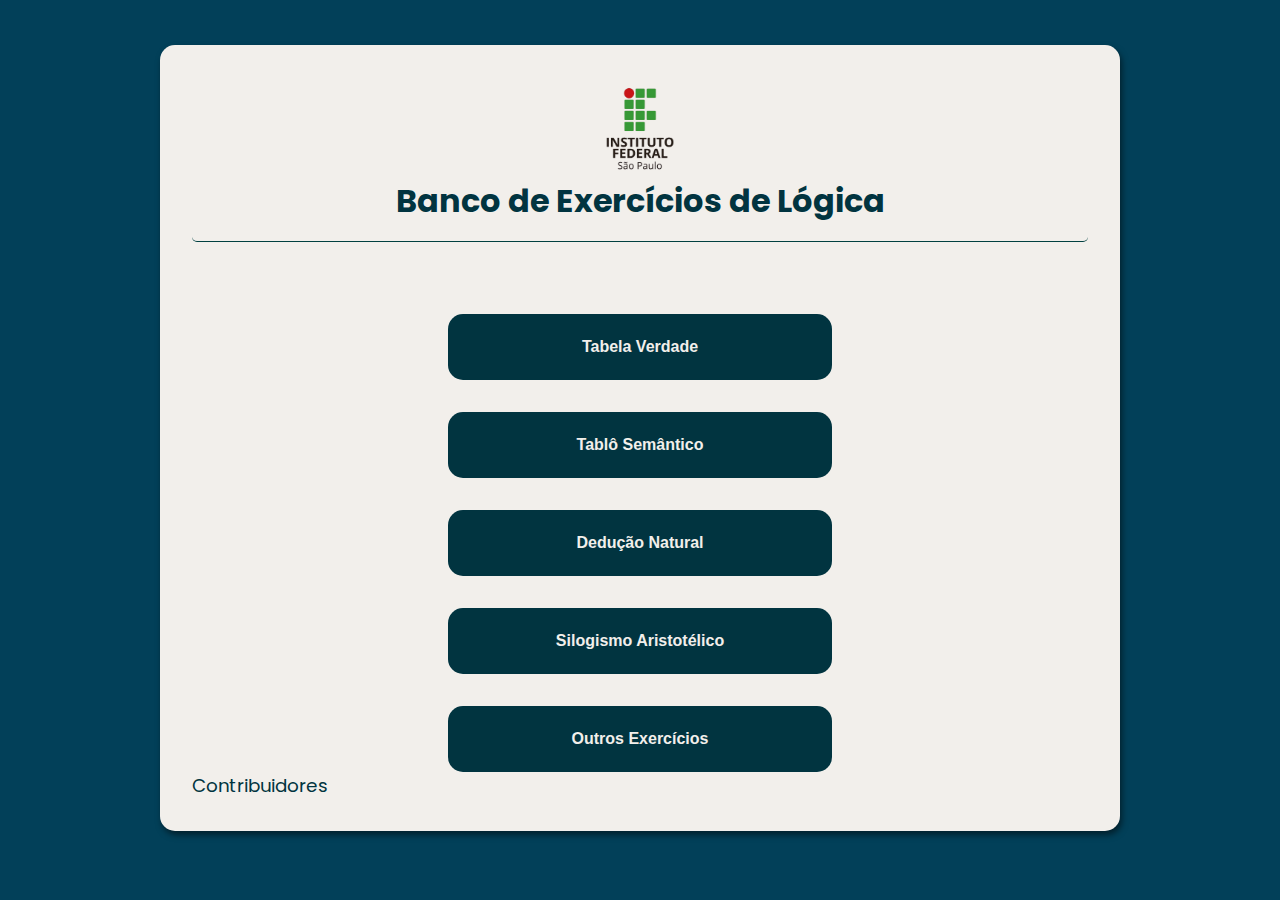
<file: index.html>
<!DOCTYPE html>
<html lang="pt-br">
<head>
    <meta charset="UTF-8">
    <meta name="viewport" content="width=device-width, initial-scale=1.0">
    <link rel="stylesheet" href="assets/css/style.css">
    <link rel="shortcut icon" href="assets/imagens/logo.png" type="image/x-icon">
    <title>Banco de Exercícios de Lógica</title>
    <style>
        article {
            gap: 2rem;
            align-items: center;
        }
    </style>
</head>
<body>
    
    <main>
        <header>
            <img src="assets/imagens/logo_sem_fundo.png" alt="logo">
            <h1>Banco de Exercícios de Lógica</h1>
        </header>

        
        <article>
            <button id="tabela_verdade">Tabela Verdade</button>
            <button id="tablo">Tablô Semântico</button>
            <button id="deducao_natural">Dedução Natural</button>
            <button id="silogismo">Silogismo Aristotélico</button>
            <button id="outros">Outros Exercícios</button>
        </article>
        
            <footer>
                <a href="assets/paginas/contribuidores.html">Contribuidores</a>
            </footer>
    </main>

    <script src="assets/js/script.js"></script>

</body>
</html>
</file>
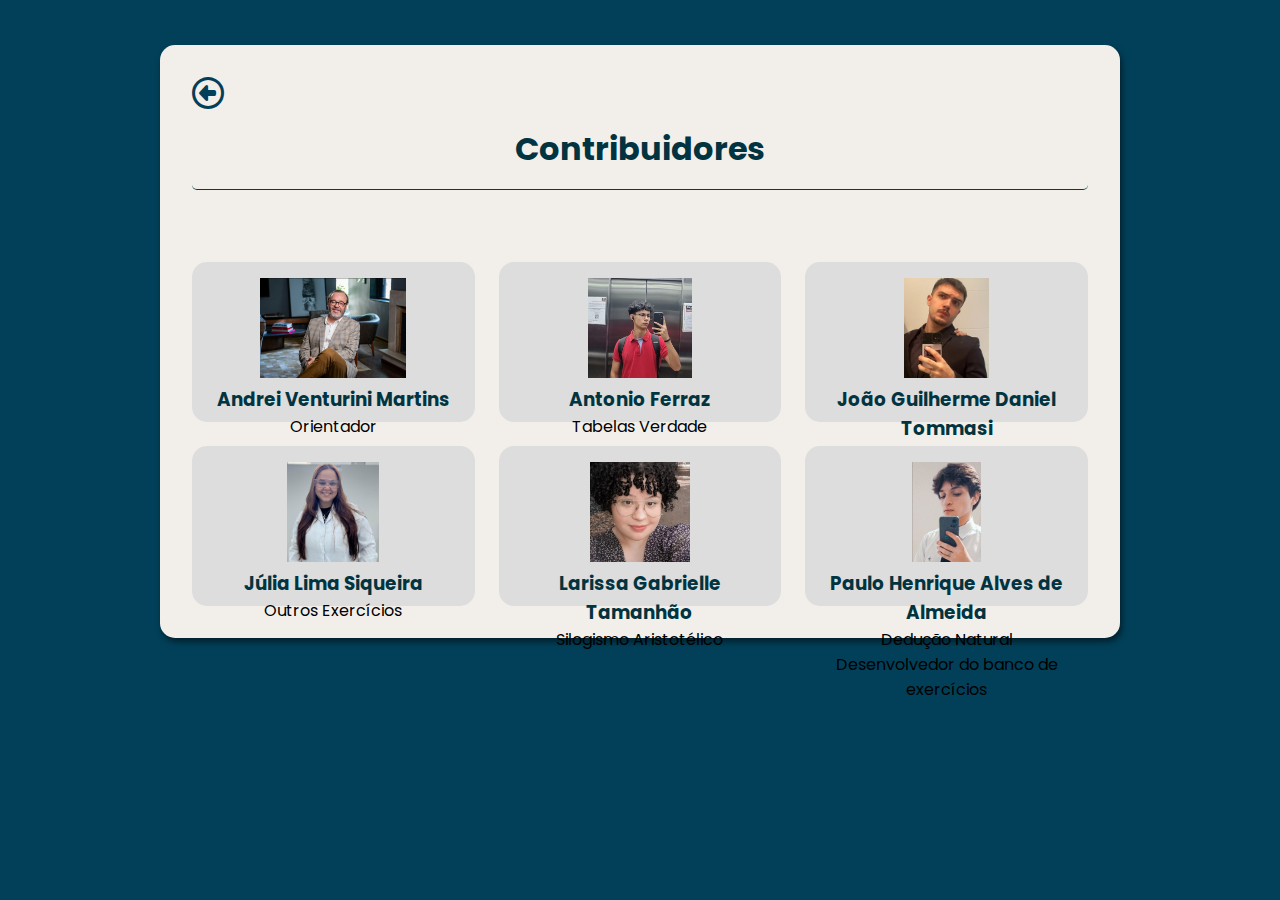
<file: assets/paginas/contribuidores.html>
<!DOCTYPE html>
<html lang="pt-br">
<head>
    <meta charset="UTF-8">
    <meta name="viewport" content="width=device-width, initial-scale=1.0">
    <link rel="stylesheet" href="../css/style.css">
    <link rel="stylesheet" href="../css/contribuidores.css">
    <link rel="shortcut icon" href="../imagens/logo.png" type="image/x-icon">
    <link rel="stylesheet" href="https://cdnjs.cloudflare.com/ajax/libs/font-awesome/6.7.2/css/all.min.css" integrity="sha512-Evv84Mr4kqVGRNSgIGL/F/aIDqQb7xQ2vcrdIwxfjThSH8CSR7PBEakCr51Ck+w+/U6swU2Im1vVX0SVk9ABhg==" crossorigin="anonymous" referrerpolicy="no-referrer" />
    <title>Contribuidores - Banco de Questões de Lógica</title>
</head>
<body>
    
    <main>
        <i class="fa-regular fa-circle-left" id="btn-voltar"></i>
        <header>
            <!-- <img src="../imagens/logo_sem_fundo.png" alt="logo"> -->
            <h1>Contribuidores</h1>
        </header>
        
        <article>
            
            <div class="contribuidor">
                <div class="imagem"><img src="../imagens/contribuidores/andrei.jpg" alt="foto de Andrei"></div>
                <div class="dados">
                    <h2><a href="http://lattes.cnpq.br/9123843894898208" target="_blank">Andrei Venturini Martins</a></h2>
                    Orientador
                </div>
            </div>
            
            <div class="contribuidor">
                <div class="imagem"><img src="../imagens/contribuidores/antonio.jpg" alt="foto de Antonio"></div>
                <div class="dados">
                    <h2><a href="http://lattes.cnpq.br/7172257791680187" target="_blank">Antonio Ferraz</a></h2>
                    Tabelas Verdade
                </div>
            </div>

            <div class="contribuidor">
                <div class="imagem"><img src="../imagens/contribuidores/joao.jpg" alt="foto de João"></div>
                <div class="dados">
                    <h2><a href="https://lattes.cnpq.br/3374607544545313" target="_blank">João Guilherme Daniel Tommasi</a></h2>
                    Tablôs Semânticos
                </div>
            </div>
            
            <div class="contribuidor">
                <div class="imagem"><img src="../imagens/contribuidores/julia.jpeg" alt="foto de Júlia"></div>
                <div class="dados">
                    <h2><a href="http://lattes.cnpq.br/2953016450919158" target="_blank">Júlia Lima Siqueira</a></h2>
                    Outros Exercícios
                </div>
            </div>
            
            <div class="contribuidor">
                <div class="imagem"><img src="../imagens/contribuidores/larissa.png" alt="imagem Larissa"></div>
                <div class="dados">
                    <h2><a href="https://lattes.cnpq.br/8358910549870159" target="_blank">Larissa Gabrielle Tamanhão</a></h2>
                    Silogismo Aristotélico
                </div>
            </div>

            <div class="contribuidor">
                <div class="imagem"><img src="../imagens/contribuidores/paulo.jpg" alt="foto de Paulo"></div>
                <div class="dados">
                    <h2><a href="http://lattes.cnpq.br/9134420970921157" target="_blank">Paulo Henrique Alves de Almeida</a></h2>
                    Dedução Natural <br>
                    Desenvolvedor do banco de exercícios
                </div>
            </div>
            
        </article>

    </main>

    <script src="../js/bancos.js"></script>

</body>
</html>
</file>
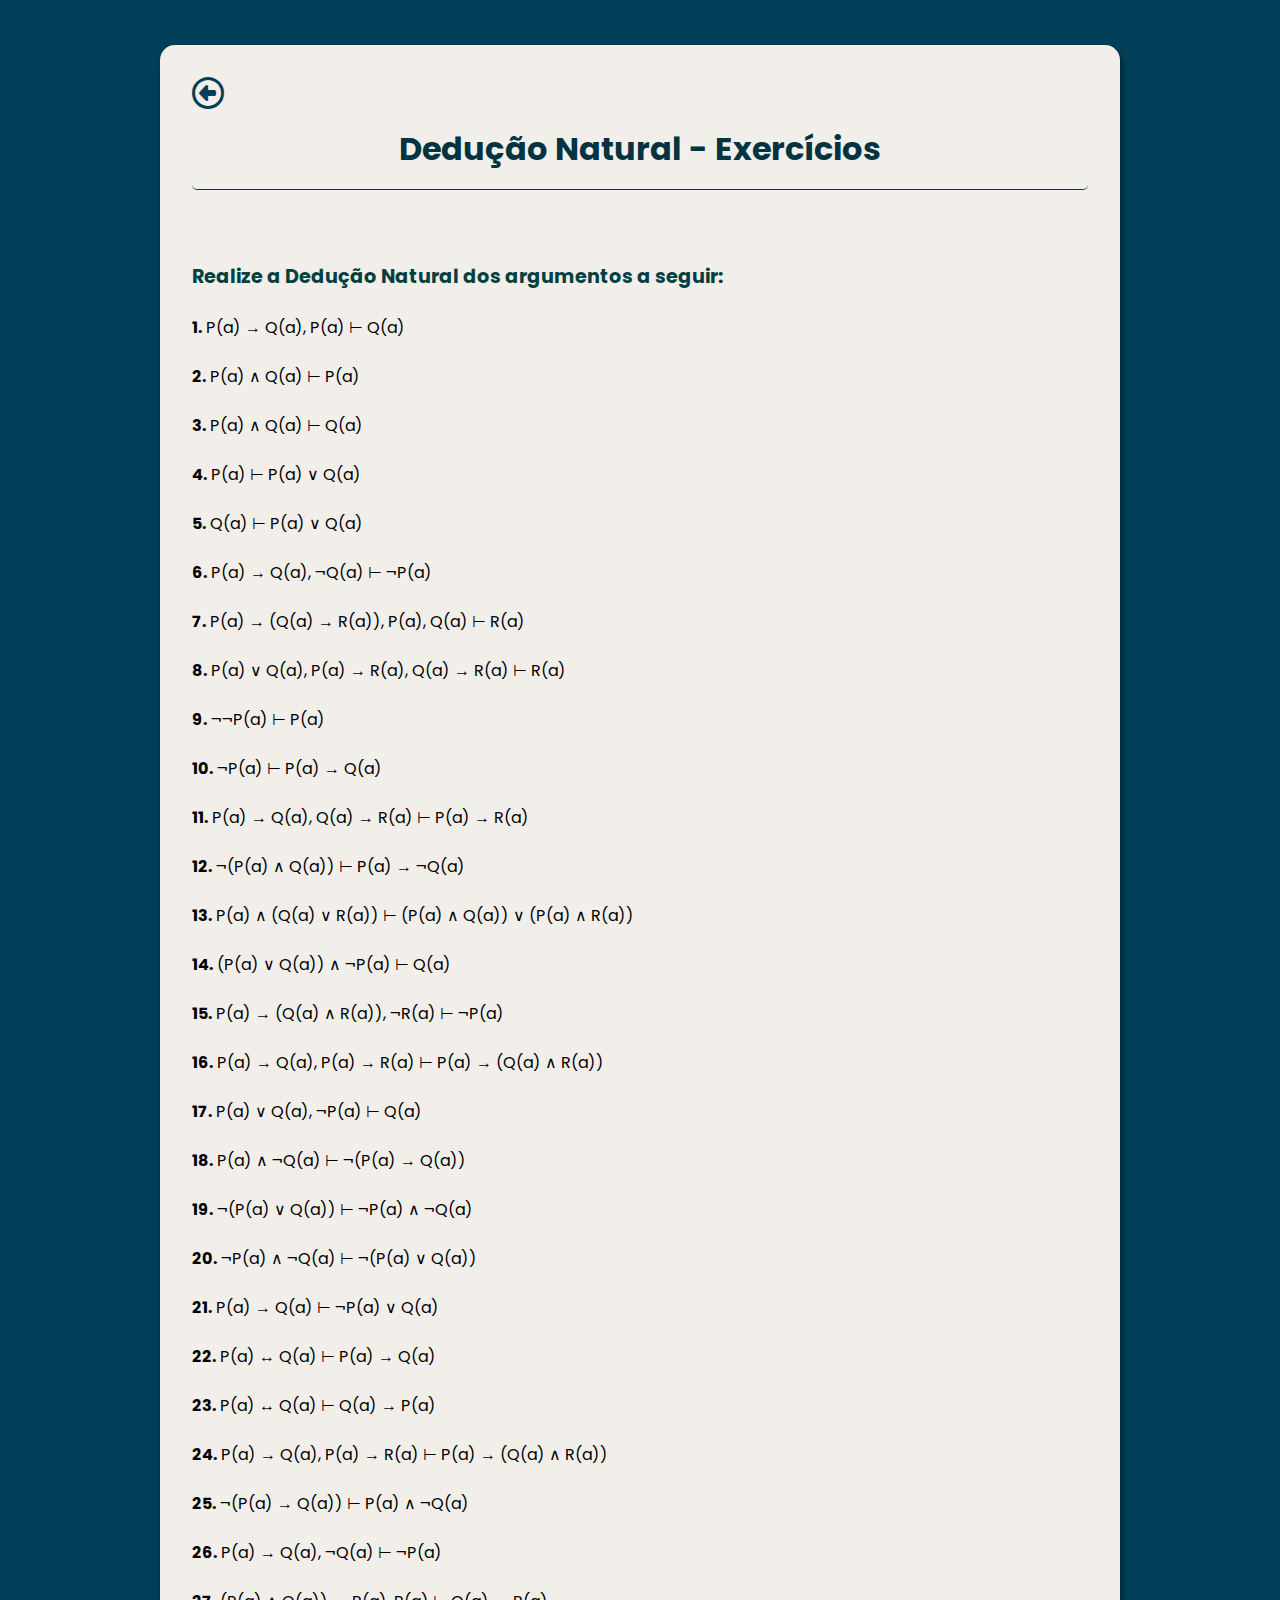
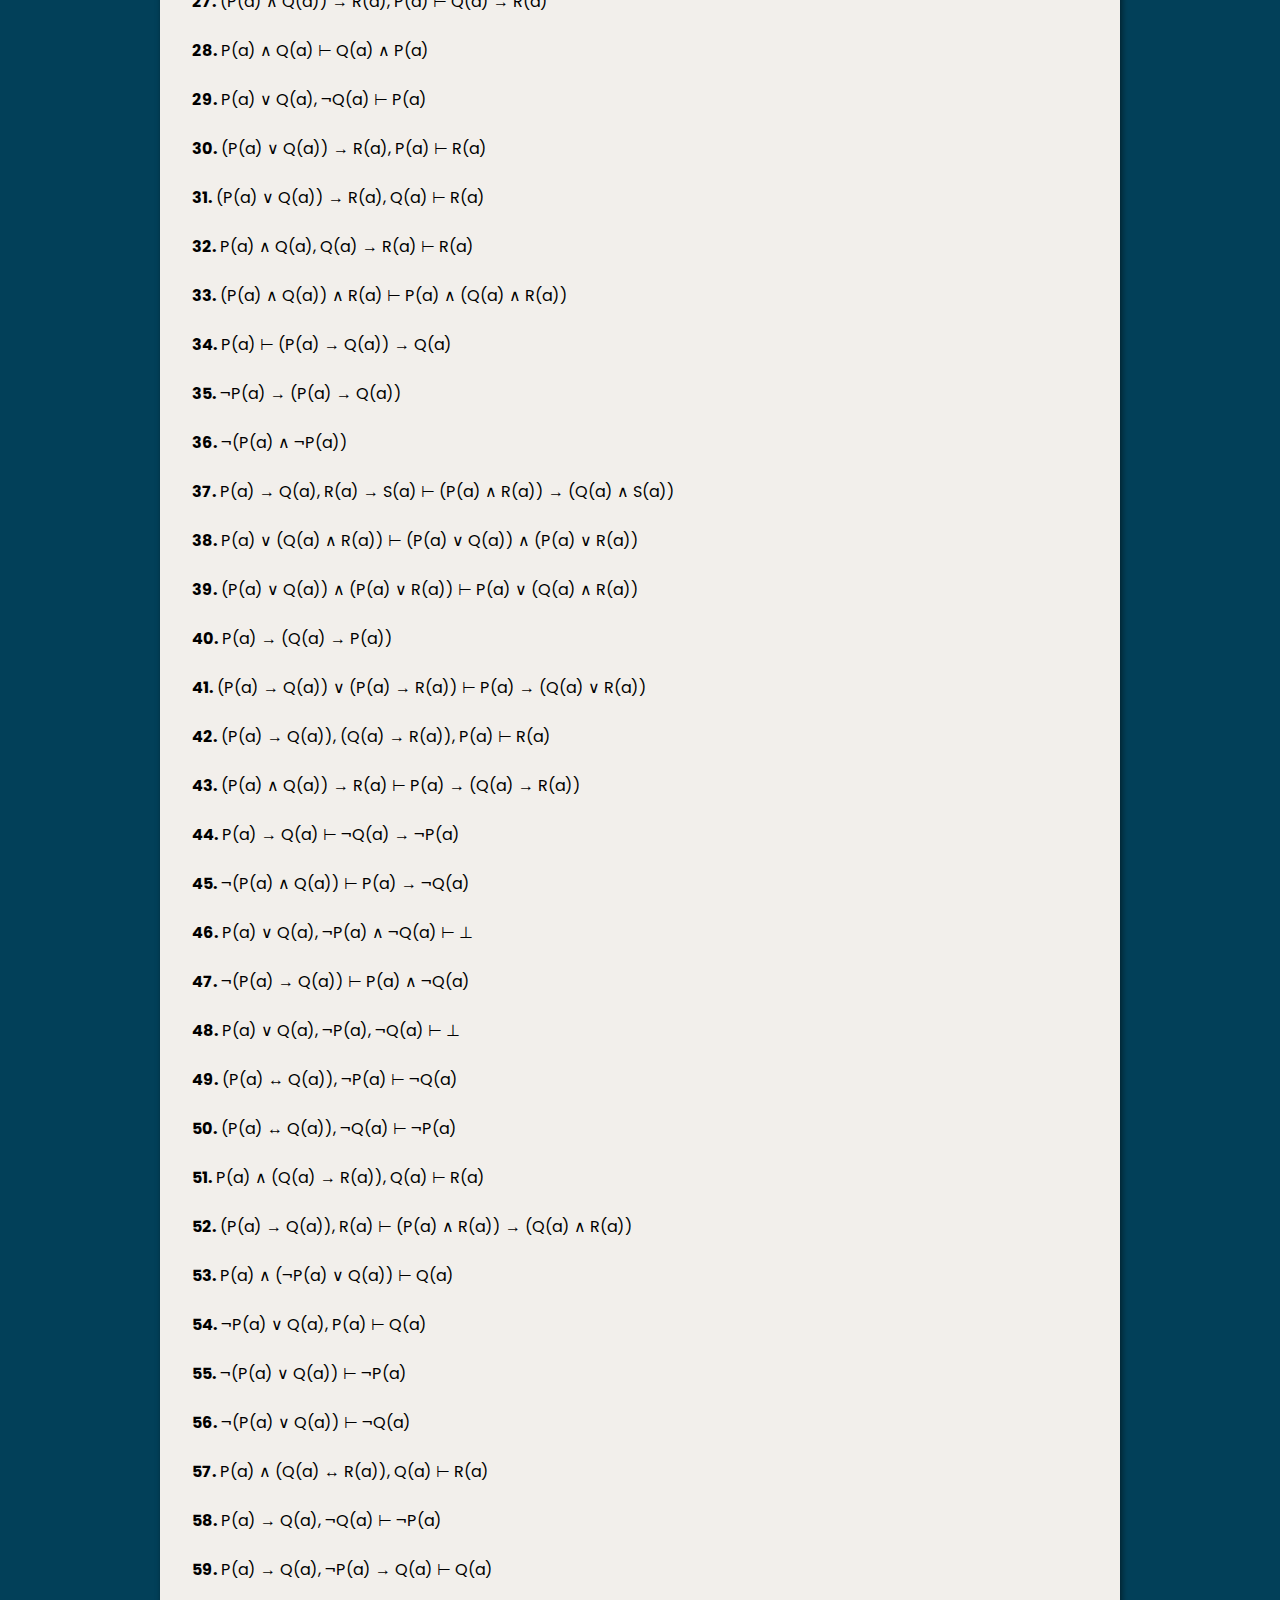
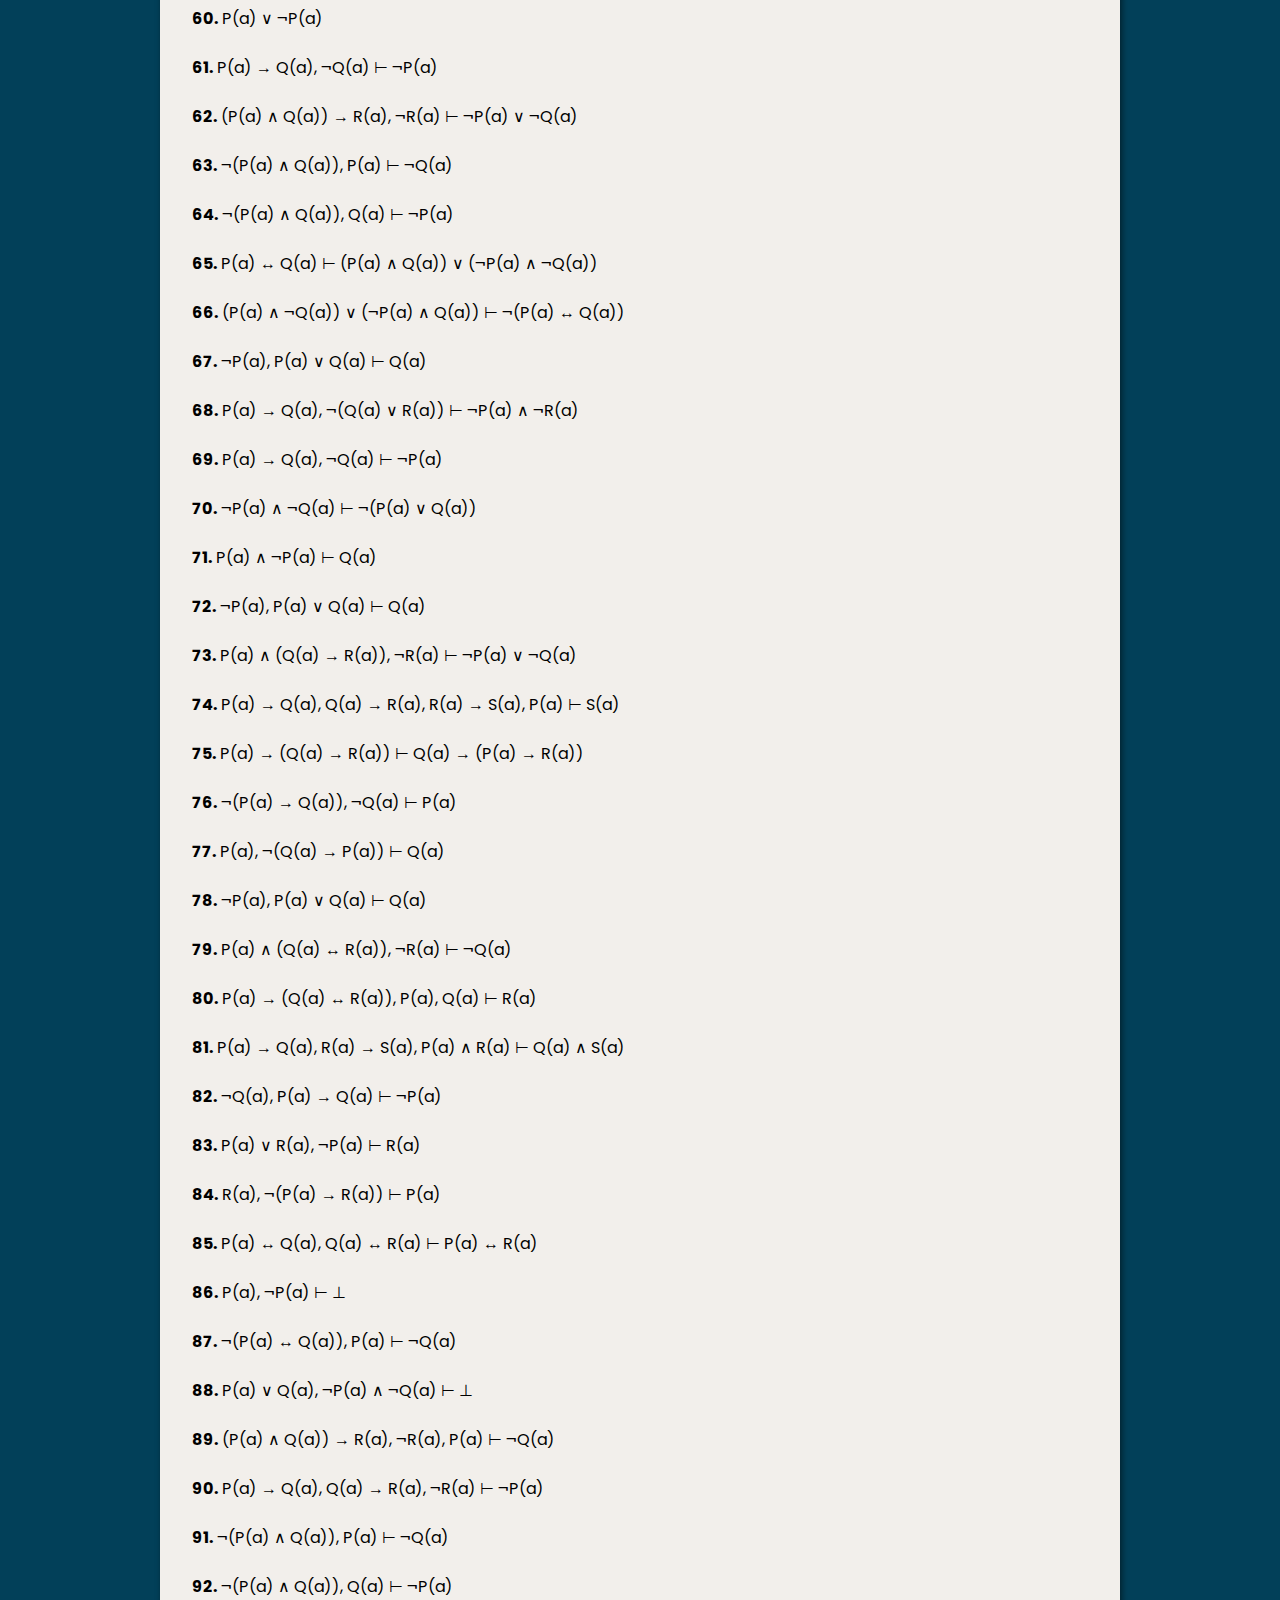
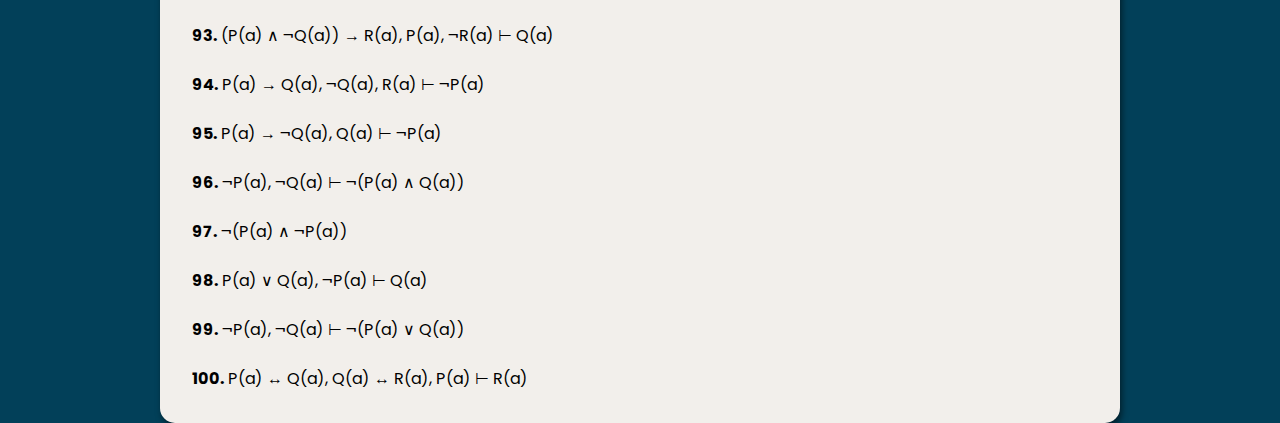
<file: assets/paginas/deducao_natural.html>
<!DOCTYPE html>
<html lang="pt-br">
<head>
    <meta charset="UTF-8">
    <meta name="viewport" content="width=device-width, initial-scale=1.0">
    <link rel="stylesheet" href="../css/style.css">
    <link rel="stylesheet" href="../css/bancos.css">
    <link rel="shortcut icon" href="../imagens/logo.png" type="image/x-icon">
    <link rel="stylesheet" href="https://cdnjs.cloudflare.com/ajax/libs/font-awesome/6.7.2/css/all.min.css" integrity="sha512-Evv84Mr4kqVGRNSgIGL/F/aIDqQb7xQ2vcrdIwxfjThSH8CSR7PBEakCr51Ck+w+/U6swU2Im1vVX0SVk9ABhg==" crossorigin="anonymous" referrerpolicy="no-referrer" />
    <title>Exercícios sobre Dedução Natural - Lógica</title>
</head>
<body>
    
    <main>
        <i class="fa-regular fa-circle-left" id="btn-voltar"></i>
        <header>
            <!-- <img src="../imagens/logo_sem_fundo.png" alt="logo"> -->
            <h1>Dedução Natural - Exercícios</h1>
        </header>
        
        <article>

            <h2>Realize a Dedução Natural dos argumentos a seguir:</h2>

            <p><strong>1.</strong> P(a) → Q(a), P(a) ⊢ Q(a)</p>
            <p><strong>2.</strong> P(a) ∧ Q(a) ⊢ P(a)</p>
            <p><strong>3.</strong> P(a) ∧ Q(a) ⊢ Q(a)</p>
            <p><strong>4.</strong> P(a) ⊢ P(a) ∨ Q(a)</p>
            <p><strong>5.</strong> Q(a) ⊢ P(a) ∨ Q(a)</p>
            <p><strong>6.</strong> P(a) → Q(a), ¬Q(a) ⊢ ¬P(a)</p>
            <p><strong>7.</strong> P(a) → (Q(a) → R(a)), P(a), Q(a) ⊢ R(a)</p>
            <p><strong>8.</strong> P(a) ∨ Q(a), P(a) → R(a), Q(a) → R(a) ⊢ R(a)</p>
            <p><strong>9.</strong> ¬¬P(a) ⊢ P(a)</p>
            <p><strong>10.</strong> ¬P(a) ⊢ P(a) → Q(a)</p>
            <p><strong>11.</strong> P(a) → Q(a), Q(a) → R(a) ⊢ P(a) → R(a)</p>
            <p><strong>12.</strong> ¬(P(a) ∧ Q(a)) ⊢ P(a) → ¬Q(a)</p>
            <p><strong>13.</strong> P(a) ∧ (Q(a) ∨ R(a)) ⊢ (P(a) ∧ Q(a)) ∨ (P(a) ∧ R(a))</p>
            <p><strong>14.</strong> (P(a) ∨ Q(a)) ∧ ¬P(a) ⊢ Q(a)</p>
            <p><strong>15.</strong> P(a) → (Q(a) ∧ R(a)), ¬R(a) ⊢ ¬P(a)</p>
            <p><strong>16.</strong> P(a) → Q(a), P(a) → R(a) ⊢ P(a) → (Q(a) ∧ R(a))</p>
            <p><strong>17.</strong> P(a) ∨ Q(a), ¬P(a) ⊢ Q(a)</p>
            <p><strong>18.</strong> P(a) ∧ ¬Q(a) ⊢ ¬(P(a) → Q(a))</p>
            <p><strong>19.</strong> ¬(P(a) ∨ Q(a)) ⊢ ¬P(a) ∧ ¬Q(a)</p>
            <p><strong>20.</strong> ¬P(a) ∧ ¬Q(a) ⊢ ¬(P(a) ∨ Q(a))</p>
            <p><strong>21.</strong> P(a) → Q(a) ⊢ ¬P(a) ∨ Q(a)</p>
            <p><strong>22.</strong> P(a) ↔ Q(a) ⊢ P(a) → Q(a)</p>
            <p><strong>23.</strong> P(a) ↔ Q(a) ⊢ Q(a) → P(a)</p>
            <p><strong>24.</strong> P(a) → Q(a), P(a) → R(a) ⊢ P(a) → (Q(a) ∧ R(a))</p>
            <p><strong>25.</strong> ¬(P(a) → Q(a)) ⊢ P(a) ∧ ¬Q(a)</p>
            <p><strong>26.</strong> P(a) → Q(a), ¬Q(a) ⊢ ¬P(a)</p>
            <p><strong>27.</strong> (P(a) ∧ Q(a)) → R(a), P(a) ⊢ Q(a) → R(a)</p>
            <p><strong>28.</strong> P(a) ∧ Q(a) ⊢ Q(a) ∧ P(a)</p>
            <p><strong>29.</strong> P(a) ∨ Q(a), ¬Q(a) ⊢ P(a)</p>
            <p><strong>30.</strong> (P(a) ∨ Q(a)) → R(a), P(a) ⊢ R(a)</p>
            <p><strong>31.</strong> (P(a) ∨ Q(a)) → R(a), Q(a) ⊢ R(a)</p>
            <p><strong>32.</strong> P(a) ∧ Q(a), Q(a) → R(a) ⊢ R(a)</p>
            <p><strong>33.</strong> (P(a) ∧ Q(a)) ∧ R(a) ⊢ P(a) ∧ (Q(a) ∧ R(a))</p>
            <p><strong>34.</strong> P(a) ⊢ (P(a) → Q(a)) → Q(a)</p>
            <p><strong>35.</strong> ¬P(a) → (P(a) → Q(a))</p>
            <p><strong>36.</strong> ¬(P(a) ∧ ¬P(a))</p>
            <p><strong>37.</strong> P(a) → Q(a), R(a) → S(a) ⊢ (P(a) ∧ R(a)) → (Q(a) ∧ S(a))</p>
            <p><strong>38.</strong> P(a) ∨ (Q(a) ∧ R(a)) ⊢ (P(a) ∨ Q(a)) ∧ (P(a) ∨ R(a))</p>
            <p><strong>39.</strong> (P(a) ∨ Q(a)) ∧ (P(a) ∨ R(a)) ⊢ P(a) ∨ (Q(a) ∧ R(a))</p>
            <p><strong>40.</strong> P(a) → (Q(a) → P(a))</p>
            <p><strong>41.</strong> (P(a) → Q(a)) ∨ (P(a) → R(a)) ⊢ P(a) → (Q(a) ∨ R(a))</p>
            <p><strong>42.</strong> (P(a) → Q(a)), (Q(a) → R(a)), P(a) ⊢ R(a)</p>
            <p><strong>43.</strong> (P(a) ∧ Q(a)) → R(a) ⊢ P(a) → (Q(a) → R(a))</p>
            <p><strong>44.</strong> P(a) → Q(a) ⊢ ¬Q(a) → ¬P(a)</p>
            <p><strong>45.</strong> ¬(P(a) ∧ Q(a)) ⊢ P(a) → ¬Q(a)</p>
            <p><strong>46.</strong> P(a) ∨ Q(a), ¬P(a) ∧ ¬Q(a) ⊢ ⊥</p>
            <p><strong>47.</strong> ¬(P(a) → Q(a)) ⊢ P(a) ∧ ¬Q(a)</p>
            <p><strong>48.</strong> P(a) ∨ Q(a), ¬P(a), ¬Q(a) ⊢ ⊥</p>
            <p><strong>49.</strong> (P(a) ↔ Q(a)), ¬P(a) ⊢ ¬Q(a)</p>
            <p><strong>50.</strong> (P(a) ↔ Q(a)), ¬Q(a) ⊢ ¬P(a)</p>
            <p><strong>51.</strong> P(a) ∧ (Q(a) → R(a)), Q(a) ⊢ R(a)</p>
            <p><strong>52.</strong> (P(a) → Q(a)), R(a) ⊢ (P(a) ∧ R(a)) → (Q(a) ∧ R(a))</p>
            <p><strong>53.</strong> P(a) ∧ (¬P(a) ∨ Q(a)) ⊢ Q(a)</p>
            <p><strong>54.</strong> ¬P(a) ∨ Q(a), P(a) ⊢ Q(a)</p>
            <p><strong>55.</strong> ¬(P(a) ∨ Q(a)) ⊢ ¬P(a)</p>
            <p><strong>56.</strong> ¬(P(a) ∨ Q(a)) ⊢ ¬Q(a)</p>
            <p><strong>57.</strong> P(a) ∧ (Q(a) ↔ R(a)), Q(a) ⊢ R(a)</p>
            <p><strong>58.</strong> P(a) → Q(a), ¬Q(a) ⊢ ¬P(a)</p>
            <p><strong>59.</strong> P(a) → Q(a), ¬P(a) → Q(a) ⊢ Q(a)</p>
            <p><strong>60.</strong> P(a) ∨ ¬P(a)</p>
            <p><strong>61.</strong> P(a) → Q(a), ¬Q(a) ⊢ ¬P(a)</p>
            <p><strong>62.</strong> (P(a) ∧ Q(a)) → R(a), ¬R(a) ⊢ ¬P(a) ∨ ¬Q(a)</p>
            <p><strong>63.</strong> ¬(P(a) ∧ Q(a)), P(a) ⊢ ¬Q(a)</p>
            <p><strong>64.</strong> ¬(P(a) ∧ Q(a)), Q(a) ⊢ ¬P(a)</p>
            <p><strong>65.</strong> P(a) ↔ Q(a) ⊢ (P(a) ∧ Q(a)) ∨ (¬P(a) ∧ ¬Q(a))</p>
            <p><strong>66.</strong> (P(a) ∧ ¬Q(a)) ∨ (¬P(a) ∧ Q(a)) ⊢ ¬(P(a) ↔ Q(a))</p>
            <p><strong>67.</strong> ¬P(a), P(a) ∨ Q(a) ⊢ Q(a)</p>
            <p><strong>68.</strong> P(a) → Q(a), ¬(Q(a) ∨ R(a)) ⊢ ¬P(a) ∧ ¬R(a)</p>
            <p><strong>69.</strong> P(a) → Q(a), ¬Q(a) ⊢ ¬P(a)</p>
            <p><strong>70.</strong> ¬P(a) ∧ ¬Q(a) ⊢ ¬(P(a) ∨ Q(a))</p>
            <p><strong>71.</strong> P(a) ∧ ¬P(a) ⊢ Q(a)</p>
            <p><strong>72.</strong> ¬P(a), P(a) ∨ Q(a) ⊢ Q(a)</p>
            <p><strong>73.</strong> P(a) ∧ (Q(a) → R(a)), ¬R(a) ⊢ ¬P(a) ∨ ¬Q(a)</p>
            <p><strong>74.</strong> P(a) → Q(a), Q(a) → R(a), R(a) → S(a), P(a) ⊢ S(a)</p>
            <p><strong>75.</strong> P(a) → (Q(a) → R(a)) ⊢ Q(a) → (P(a) → R(a))</p>
            <p><strong>76.</strong> ¬(P(a) → Q(a)), ¬Q(a) ⊢ P(a)</p>
            <p><strong>77.</strong> P(a), ¬(Q(a) → P(a)) ⊢ Q(a)</p>
            <p><strong>78.</strong> ¬P(a), P(a) ∨ Q(a) ⊢ Q(a)</p>
            <p><strong>79.</strong> P(a) ∧ (Q(a) ↔ R(a)), ¬R(a) ⊢ ¬Q(a)</p>
            <p><strong>80.</strong> P(a) → (Q(a) ↔ R(a)), P(a), Q(a) ⊢ R(a)</p>
            <p><strong>81.</strong> P(a) → Q(a), R(a) → S(a), P(a) ∧ R(a) ⊢ Q(a) ∧ S(a)</p>
            <p><strong>82.</strong> ¬Q(a), P(a) → Q(a) ⊢ ¬P(a)</p>
            <p><strong>83.</strong> P(a) ∨ R(a), ¬P(a) ⊢ R(a)</p>
            <p><strong>84.</strong> R(a), ¬(P(a) → R(a)) ⊢ P(a)</p>
            <p><strong>85.</strong> P(a) ↔ Q(a), Q(a) ↔ R(a) ⊢ P(a) ↔ R(a)</p>
            <p><strong>86.</strong> P(a), ¬P(a) ⊢ ⊥</p>
            <p><strong>87.</strong> ¬(P(a) ↔ Q(a)), P(a) ⊢ ¬Q(a)</p>
            <p><strong>88.</strong> P(a) ∨ Q(a), ¬P(a) ∧ ¬Q(a) ⊢ ⊥</p>
            <p><strong>89.</strong> (P(a) ∧ Q(a)) → R(a), ¬R(a), P(a) ⊢ ¬Q(a)</p>
            <p><strong>90.</strong> P(a) → Q(a), Q(a) → R(a), ¬R(a) ⊢ ¬P(a)</p>
            <p><strong>91.</strong> ¬(P(a) ∧ Q(a)), P(a) ⊢ ¬Q(a)</p>
            <p><strong>92.</strong> ¬(P(a) ∧ Q(a)), Q(a) ⊢ ¬P(a)</p>
            <p><strong>93.</strong> (P(a) ∧ ¬Q(a)) → R(a), P(a), ¬R(a) ⊢ Q(a)</p>
            <p><strong>94.</strong> P(a) → Q(a), ¬Q(a), R(a) ⊢ ¬P(a)</p>
            <p><strong>95.</strong> P(a) → ¬Q(a), Q(a) ⊢ ¬P(a)</p>
            <p><strong>96.</strong> ¬P(a), ¬Q(a) ⊢ ¬(P(a) ∧ Q(a))</p>
            <p><strong>97.</strong> ¬(P(a) ∧ ¬P(a))</p>
            <p><strong>98.</strong> P(a) ∨ Q(a), ¬P(a) ⊢ Q(a)</p>
            <p><strong>99.</strong> ¬P(a), ¬Q(a) ⊢ ¬(P(a) ∨ Q(a))</p>
            <p><strong>100.</strong> P(a) ↔ Q(a), Q(a) ↔ R(a), P(a) ⊢ R(a)</p>
            
        </article>

    </main>

    <script src="../js/bancos.js"></script>

</body>
</html>
</file>
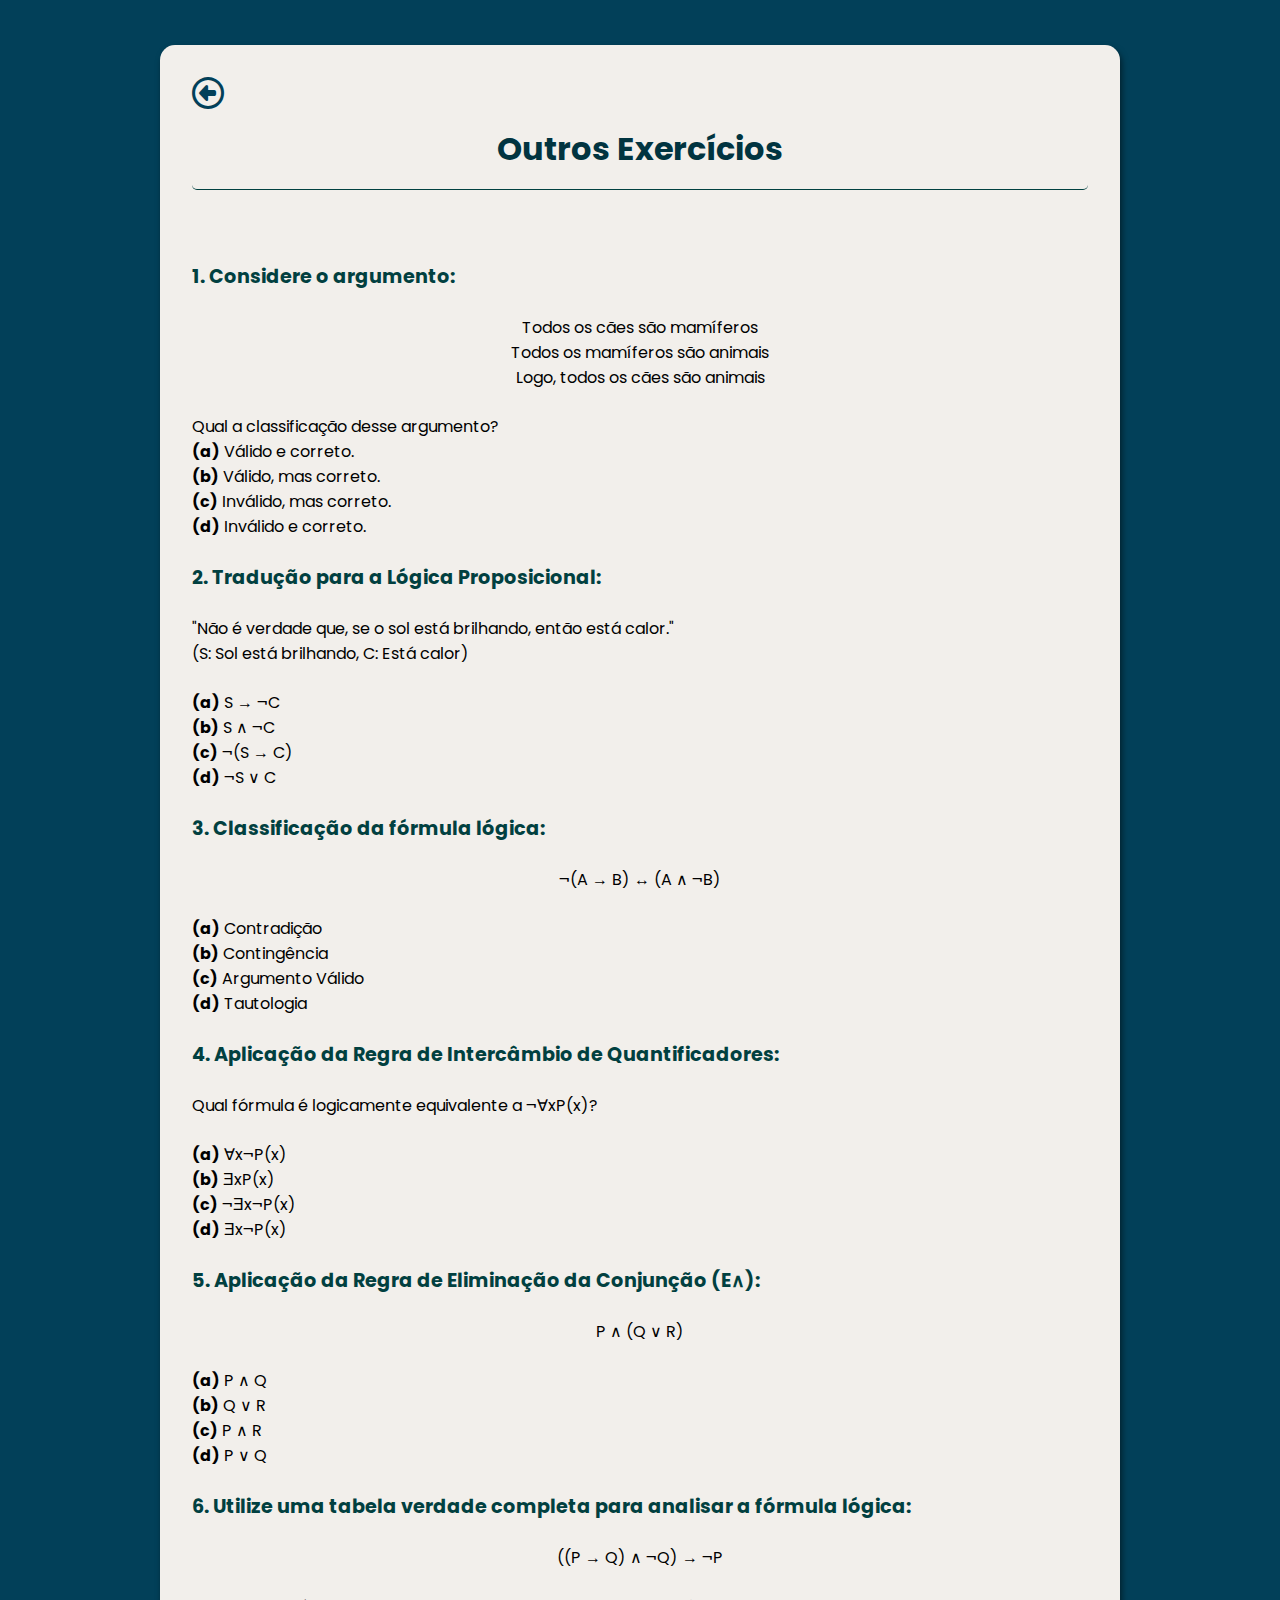
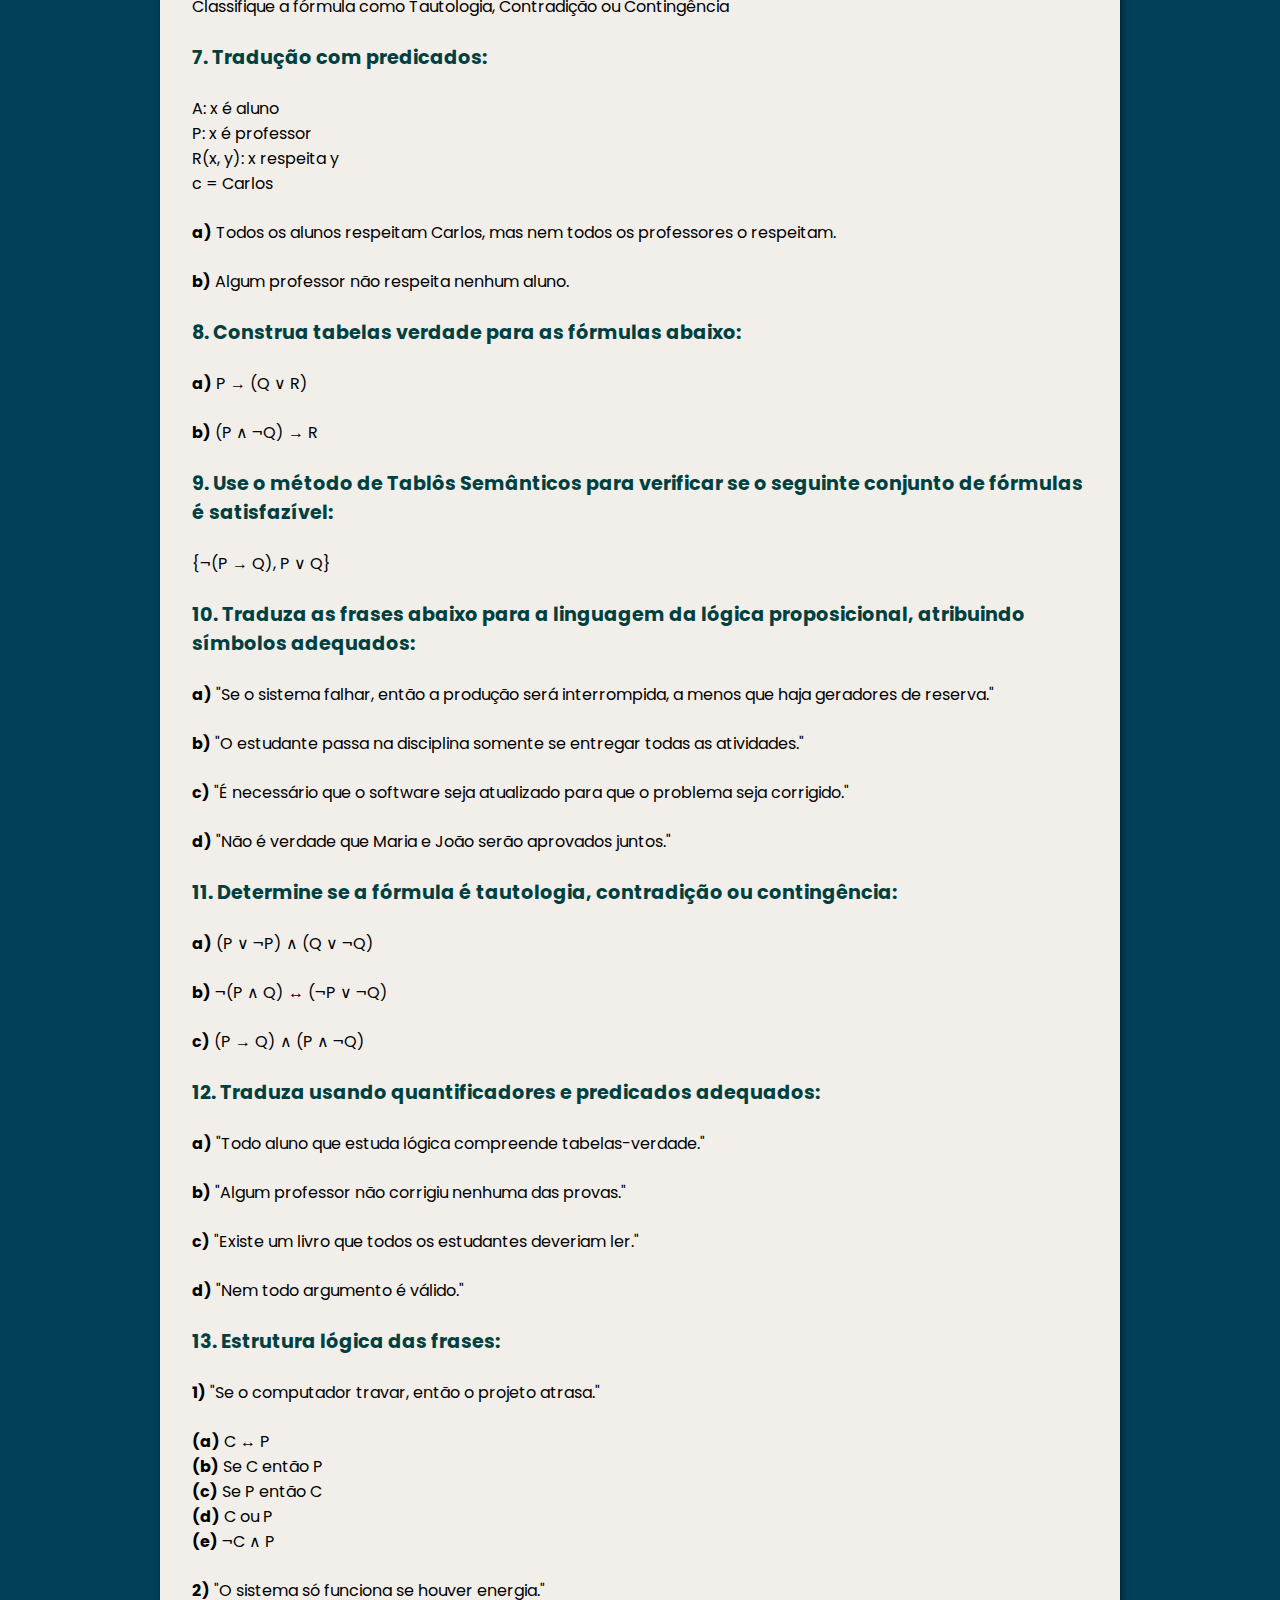
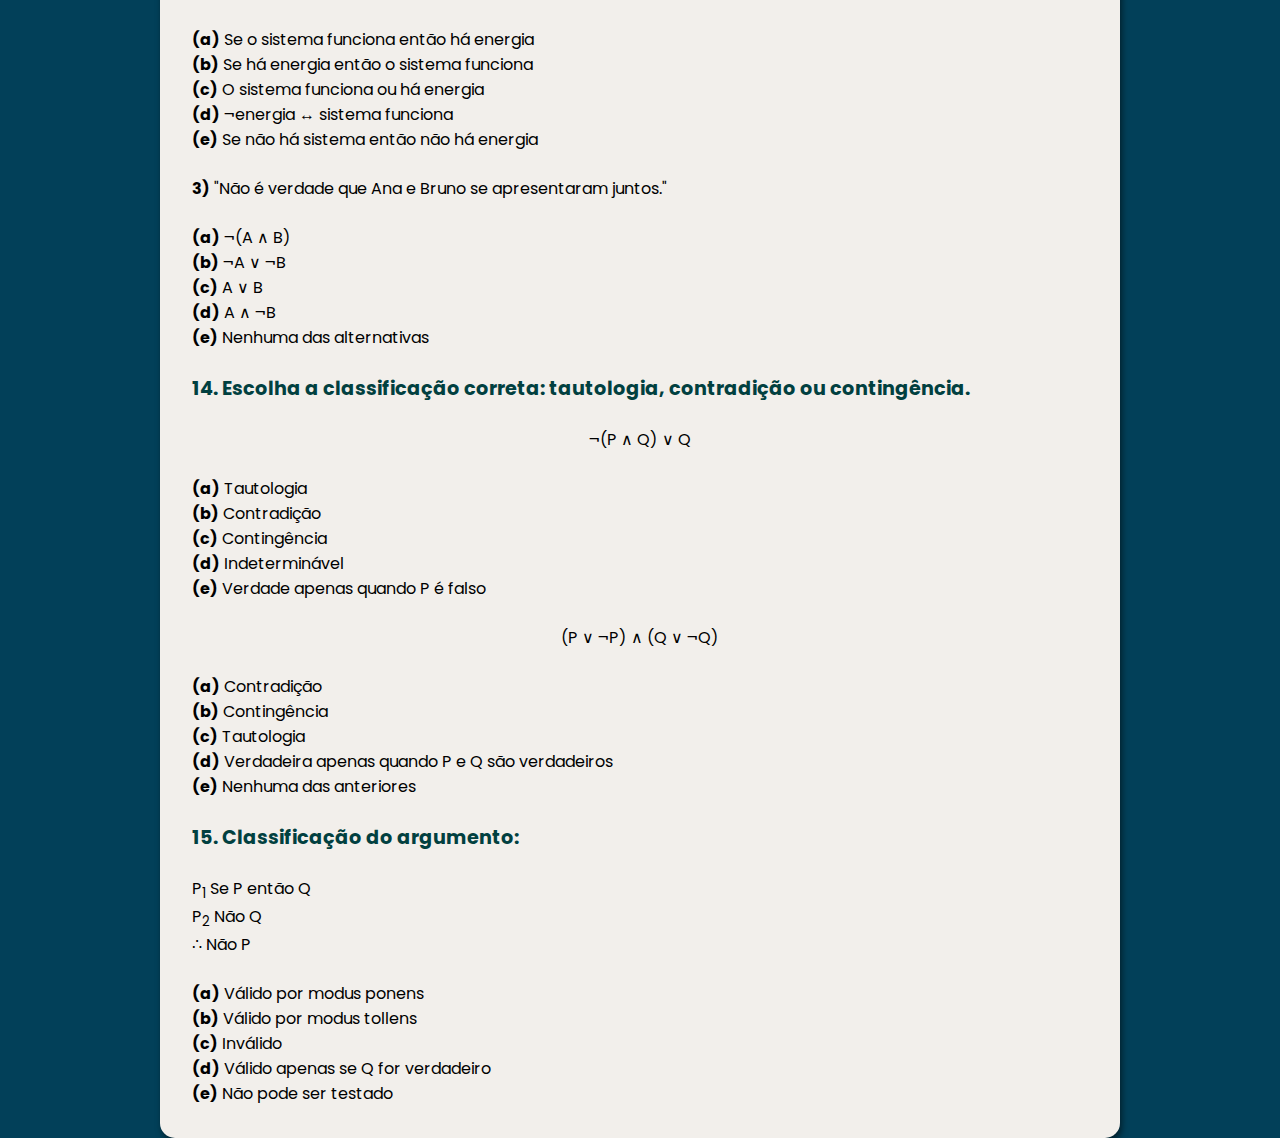
<file: assets/paginas/outros.html>
<!DOCTYPE html>
<html lang="pt-br">
<head>
    <meta charset="UTF-8">
    <meta name="viewport" content="width=device-width, initial-scale=1.0">
    <link rel="stylesheet" href="../css/style.css">
    <link rel="stylesheet" href="../css/bancos.css">
    <link rel="shortcut icon" href="../imagens/logo.png" type="image/x-icon">
    <link rel="stylesheet" href="https://cdnjs.cloudflare.com/ajax/libs/font-awesome/6.7.2/css/all.min.css" integrity="sha512-Evv84Mr4kqVGRNSgIGL/F/aIDqQb7xQ2vcrdIwxfjThSH8CSR7PBEakCr51Ck+w+/U6swU2Im1vVX0SVk9ABhg==" crossorigin="anonymous" referrerpolicy="no-referrer" />
    <title>Outros Exercícios - Lógica</title>
</head>
<body>
    
    <main>
        <i class="fa-regular fa-circle-left" id="btn-voltar"></i>
        <header>
            <!-- <img src="../imagens/logo_sem_fundo.png" alt="logo"> -->
            <h1>Outros Exercícios</h1>
        </header>
        
        <article>

            <h2>1. Considere o argumento:</h2>
            <p class="destaque">
                Todos os cães são mamíferos <br>
                Todos os mamíferos são animais <br>
                Logo, todos os cães são animais
            </p>

            <p>Qual a classificação desse argumento? <br>
            <strong>(a)</strong> Válido e correto. <br>
            <strong>(b)</strong> Válido, mas correto. <br>
            <strong>(c)</strong> Inválido, mas correto. <br>
            <strong>(d)</strong> Inválido e correto.</p>

            <h2>2. Tradução para a Lógica Proposicional:</h2>
            <p>
                "Não é verdade que, se o sol está brilhando, então está calor." <br>
                (S: Sol está brilhando, C: Está calor)
            </p>

            <p>
            <strong>(a)</strong> S → ¬C <br>
            <strong>(b)</strong> S ∧ ¬C <br>
            <strong>(c)</strong> ¬(S → C) <br>
            <strong>(d)</strong> ¬S ∨ C
            </p>

            <h2>3. Classificação da fórmula lógica:</h2>
            <p class="destaque">¬(A → B) ↔ (A ∧ ¬B)</p>

            <p>
            <strong>(a)</strong> Contradição <br>
            <strong>(b)</strong> Contingência <br>
            <strong>(c)</strong> Argumento Válido <br>
            <strong>(d)</strong> Tautologia
            </p>

            <h2>4. Aplicação da Regra de Intercâmbio de Quantificadores:</h2>
            <p>Qual fórmula é logicamente equivalente a ¬∀xP(x)?</p>

            <p>
            <strong>(a)</strong> ∀x¬P(x) <br>
            <strong>(b)</strong> ƎxP(x) <br>
            <strong>(c)</strong> ¬Ǝx¬P(x) <br>
            <strong>(d)</strong> Ǝx¬P(x)
            </p>

            <h2>5. Aplicação da Regra de Eliminação da Conjunção (E∧):</h2>
            <p class="destaque">P ∧ (Q ∨ R)</p>

            <p>
            <strong>(a)</strong> P ∧ Q <br>
            <strong>(b)</strong> Q ∨ R <br>
            <strong>(c)</strong> P ∧ R <br>
            <strong>(d)</strong> P ∨ Q
            </p>

            <h2>6. Utilize uma tabela verdade completa para analisar a fórmula lógica:</h2>
            <p class="destaque">((P → Q) ∧ ¬Q) → ¬P</p>

            <p> Classifique a fórmula como Tautologia, Contradição ou Contingência</p>

            <h2>7. Tradução com predicados:</h2>
            <p>
                A: x é aluno <br>
                P: x é professor <br>
                R(x, y): x respeita y <br>
                c = Carlos
            </p>

            <p><strong>a)</strong> Todos os alunos respeitam Carlos, mas nem todos os professores o respeitam.</p>
            <p><strong>b)</strong> Algum professor não respeita nenhum aluno.</p>

            <h2>8. Construa tabelas verdade para as fórmulas abaixo:</h2>

            <p><strong>a)</strong> P → (Q ∨ R)</p>
            <p><strong>b)</strong> (P ∧ ¬Q) → R</p>

            <h2>9. Use o método de Tablôs Semânticos para verificar se o seguinte conjunto de fórmulas é satisfazível:</h2>
            <p>{¬(P → Q), P ∨ Q}</p>

            <h2>10. Traduza as frases abaixo para a linguagem da lógica proposicional, atribuindo símbolos adequados:</h2>

            <p><strong>a)</strong> "Se o sistema falhar, então a produção será interrompida, a menos que haja geradores de reserva."</p>
            <p><strong>b)</strong> "O estudante passa na disciplina somente se entregar todas as atividades."</p>
            <p><strong>c)</strong> "É necessário que o software seja atualizado para que o problema seja corrigido."</p>
            <p><strong>d)</strong> "Não é verdade que Maria e João serão aprovados juntos."</p>

            <h2>11. Determine se a fórmula é tautologia, contradição ou contingência:</h2>

            <p><strong>a)</strong> (P ∨ ¬P) ∧ (Q ∨ ¬Q)</p>
            <p><strong>b)</strong> ¬(P ∧ Q) ↔ (¬P ∨ ¬Q)</p>
            <p><strong>c)</strong> (P → Q) ∧ (P ∧ ¬Q)</p>

            <h2>12. Traduza usando quantificadores e predicados adequados:</h2>

            <p><strong>a)</strong> "Todo aluno que estuda lógica compreende tabelas-verdade."</p>
            <p><strong>b)</strong> "Algum professor não corrigiu nenhuma das provas."</p>
            <p><strong>c)</strong> "Existe um livro que todos os estudantes deveriam ler."</p>
            <p><strong>d)</strong> "Nem todo argumento é válido."</p>

            <h2>13. Estrutura lógica das frases:</h2>

            <p><strong>1)</strong> "Se o computador travar, então o projeto atrasa."</p>
            <p>
            <strong>(a)</strong> C ↔ P <br>
            <strong>(b)</strong> Se C então P <br>
            <strong>(c)</strong> Se P então C <br>
            <strong>(d)</strong> C ou P <br>
            <strong>(e)</strong> ¬C ∧ P
            </p>

            <p><strong>2)</strong> "O sistema só funciona se houver energia."</p>
            <p>
            <strong>(a)</strong> Se o sistema funciona então há energia <br>
            <strong>(b)</strong> Se há energia então o sistema funciona <br>
            <strong>(c)</strong> O sistema funciona ou há energia <br>
            <strong>(d)</strong> ¬energia ↔ sistema funciona <br>
            <strong>(e)</strong> Se não há sistema então não há energia
            </p>

            <p><strong>3)</strong> "Não é verdade que Ana e Bruno se apresentaram juntos."</p>
            <p>
            <strong>(a)</strong> ¬(A ∧ B) <br>
            <strong>(b)</strong> ¬A ∨ ¬B <br>
            <strong>(c)</strong> A ∨ B <br>
            <strong>(d)</strong> A ∧ ¬B <br>
            <strong>(e)</strong> Nenhuma das alternativas
            </p>

            <h2>14.  Escolha a classificação correta: tautologia, contradição ou contingência.</h2>

            <p class="destaque">¬(P ∧ Q) ∨ Q</p>
            <p>
            <strong>(a)</strong> Tautologia <br>
            <strong>(b)</strong> Contradição <br>
            <strong>(c)</strong> Contingência <br>
            <strong>(d)</strong> Indeterminável <br>
            <strong>(e)</strong> Verdade apenas quando P é falso
            </p>

            <p class="destaque">(P ∨ ¬P) ∧ (Q ∨ ¬Q)</p>
            <p>
            <strong>(a)</strong> Contradição <br>
            <strong>(b)</strong> Contingência <br>
            <strong>(c)</strong> Tautologia <br>
            <strong>(d)</strong> Verdadeira apenas quando P e Q são verdadeiros <br>
            <strong>(e)</strong> Nenhuma das anteriores
            </p>

            <h2>15. Classificação do argumento:</h2>

            <p>
            P<sub>1</sub> Se P então Q <br>
            P<sub>2</sub> Não Q <br>
            ∴ Não P
            </p>

            <p>
            <strong>(a)</strong> Válido por modus ponens <br>
            <strong>(b)</strong> Válido por modus tollens <br>
            <strong>(c)</strong> Inválido <br>
            <strong>(d)</strong> Válido apenas se Q for verdadeiro <br>
            <strong>(e)</strong> Não pode ser testado
            </p>
            
        </article>

    </main>

    <script src="../js/bancos.js"></script>

</body>
</html>
</file>
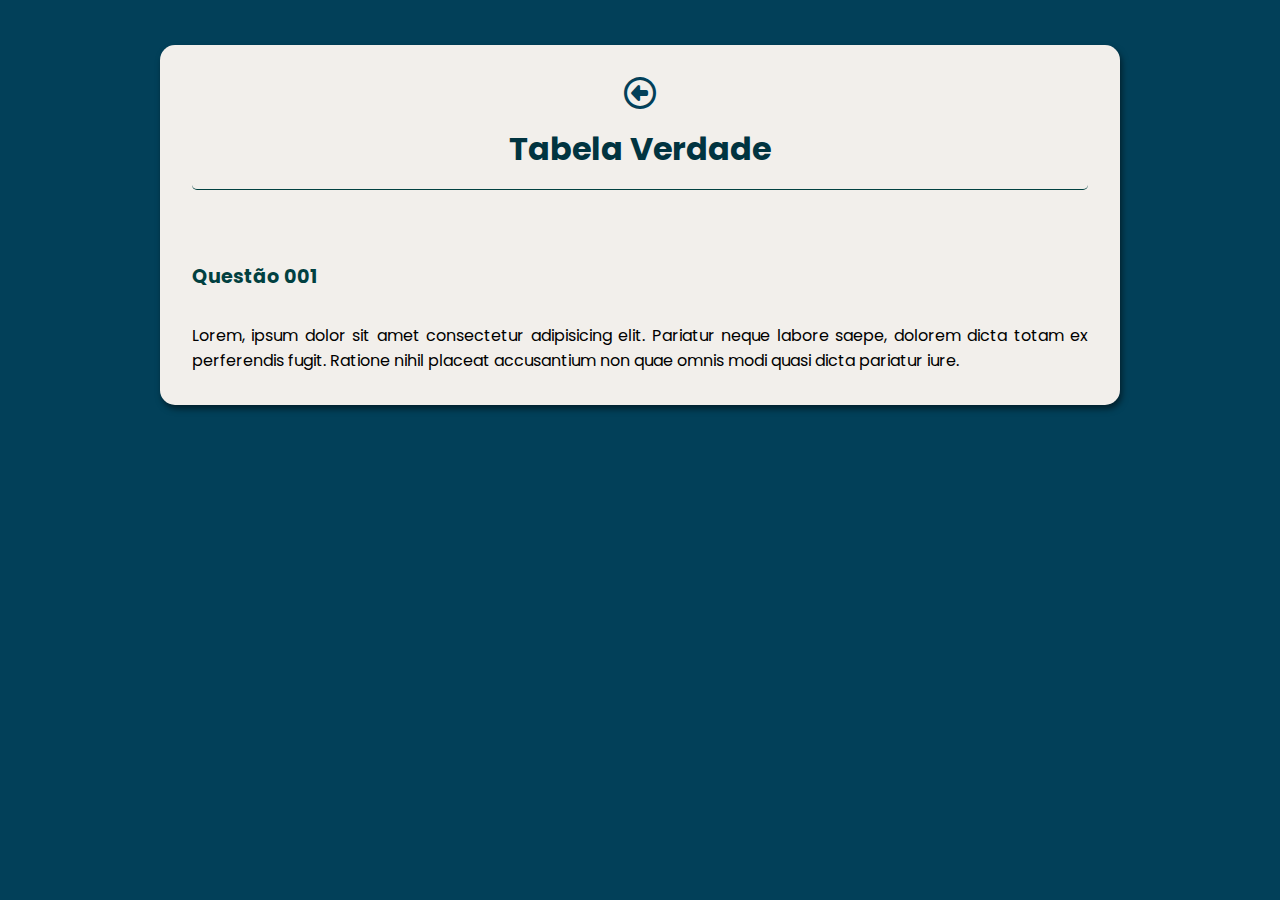
<file: assets/paginas/questao.html>
<!DOCTYPE html>
<html lang="pt-br">
<head>
    <meta charset="UTF-8">
    <meta name="viewport" content="width=device-width, initial-scale=1.0">
    <link rel="stylesheet" href="../css/style.css">
    <link rel="stylesheet" href="../css/questao.css">
    <link rel="shortcut icon" href="../imagens/logo.png" type="image/x-icon">
    <link rel="stylesheet" href="https://cdnjs.cloudflare.com/ajax/libs/font-awesome/6.7.2/css/all.min.css" integrity="sha512-Evv84Mr4kqVGRNSgIGL/F/aIDqQb7xQ2vcrdIwxfjThSH8CSR7PBEakCr51Ck+w+/U6swU2Im1vVX0SVk9ABhg==" crossorigin="anonymous" referrerpolicy="no-referrer" />
    <title>Questão 001 - Tabela Verdade</title>
</head>
<body>
    
    <main>
        <header>
            <i class="fa-regular fa-circle-left" id="btn-voltar"></i>
            <h1>Tabela Verdade</h1>
        </header>
        
        <article>

            <h2>Questão 001</h2>

            <p>Lorem, ipsum dolor sit amet consectetur adipisicing elit. Pariatur neque labore saepe, dolorem dicta totam ex perferendis fugit. Ratione nihil placeat accusantium non quae omnis modi quasi dicta pariatur iure.</p>
            
        </article>

    </main>

    <script src="../js/questao.js"></script>

</body>
</html>
</file>
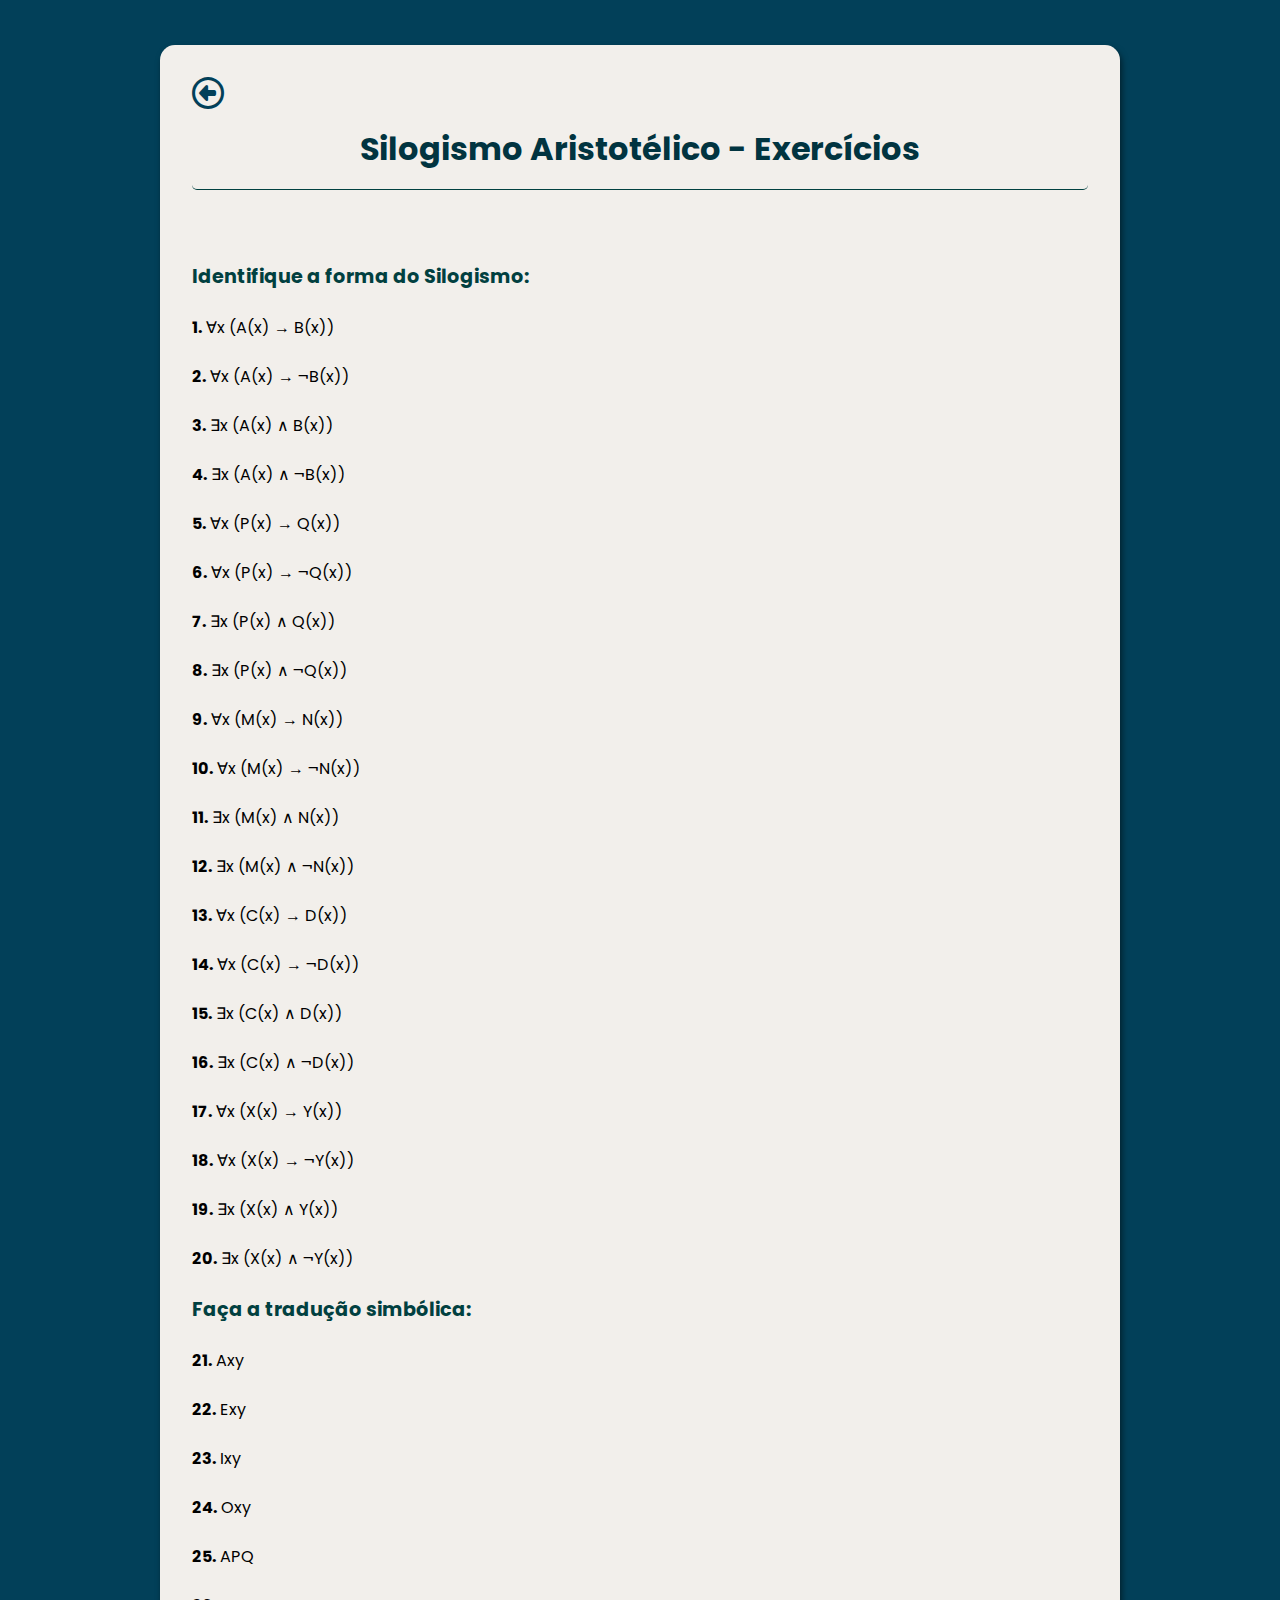
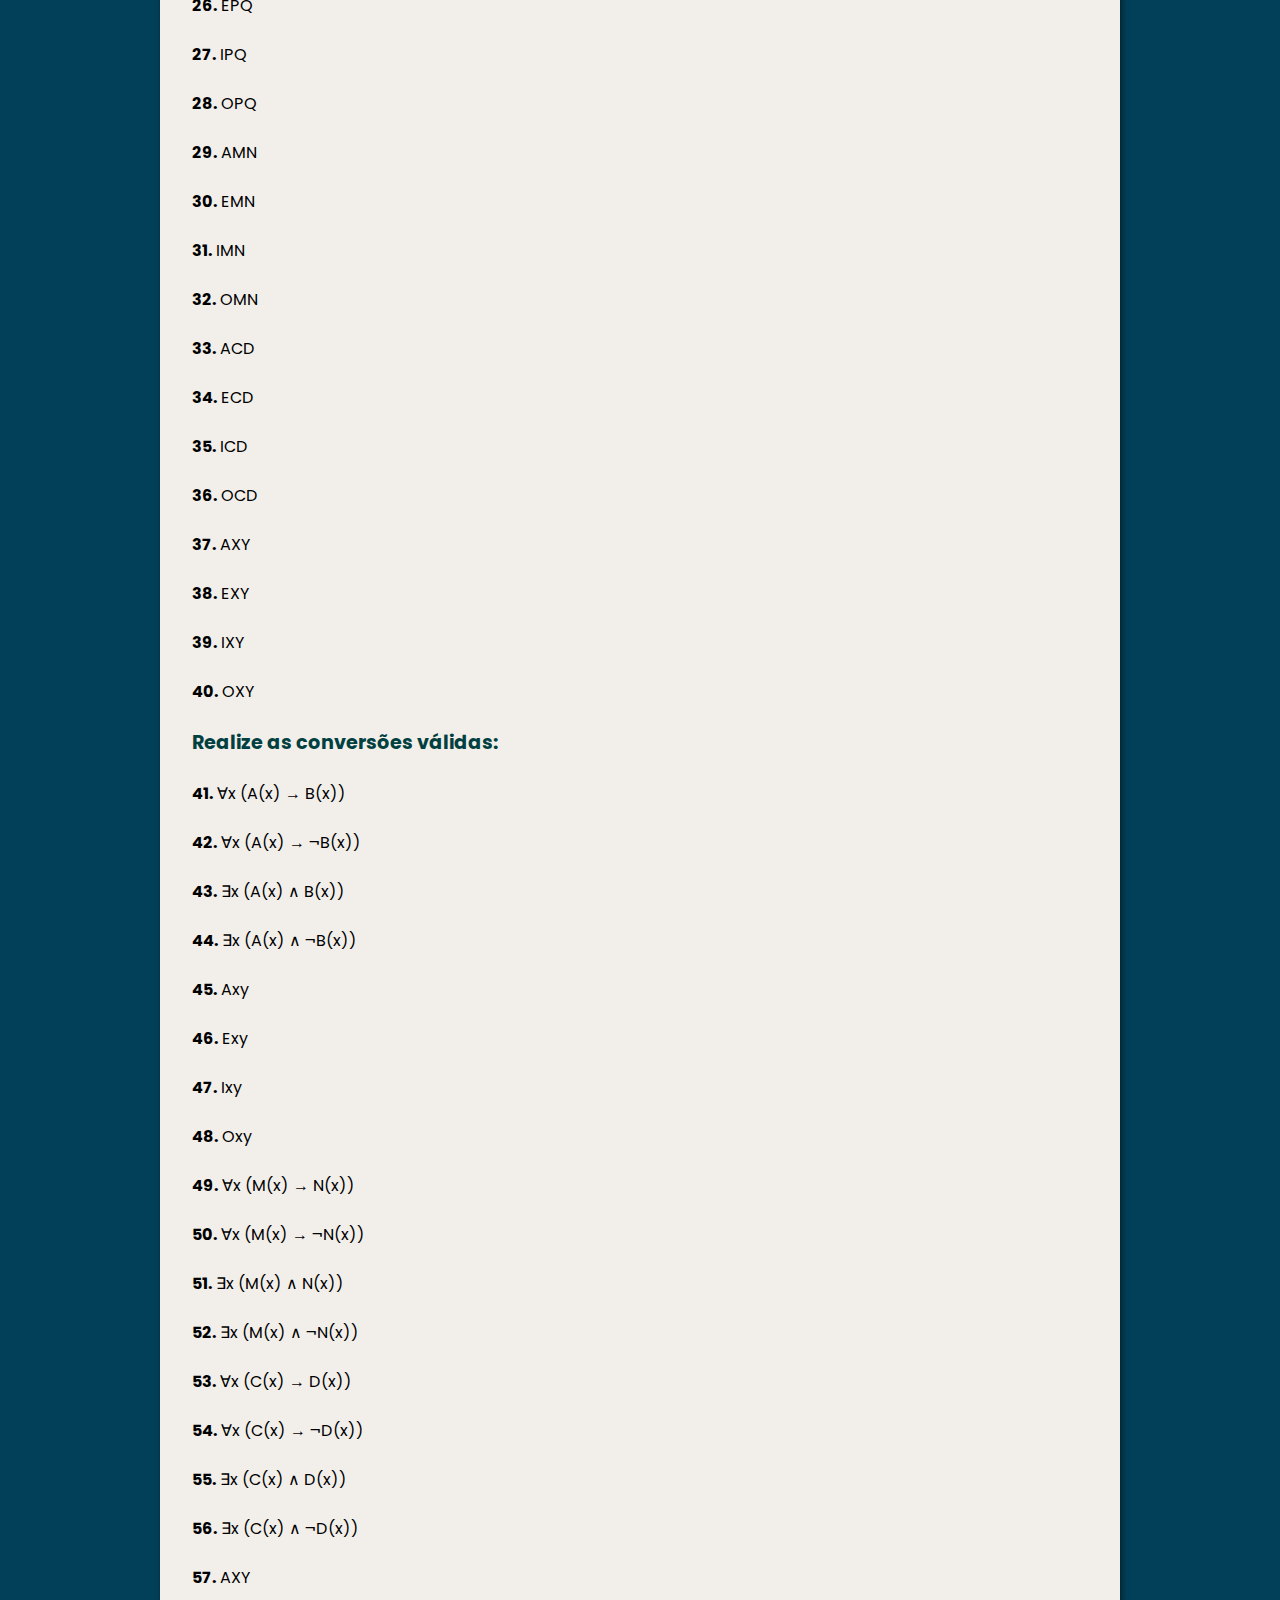
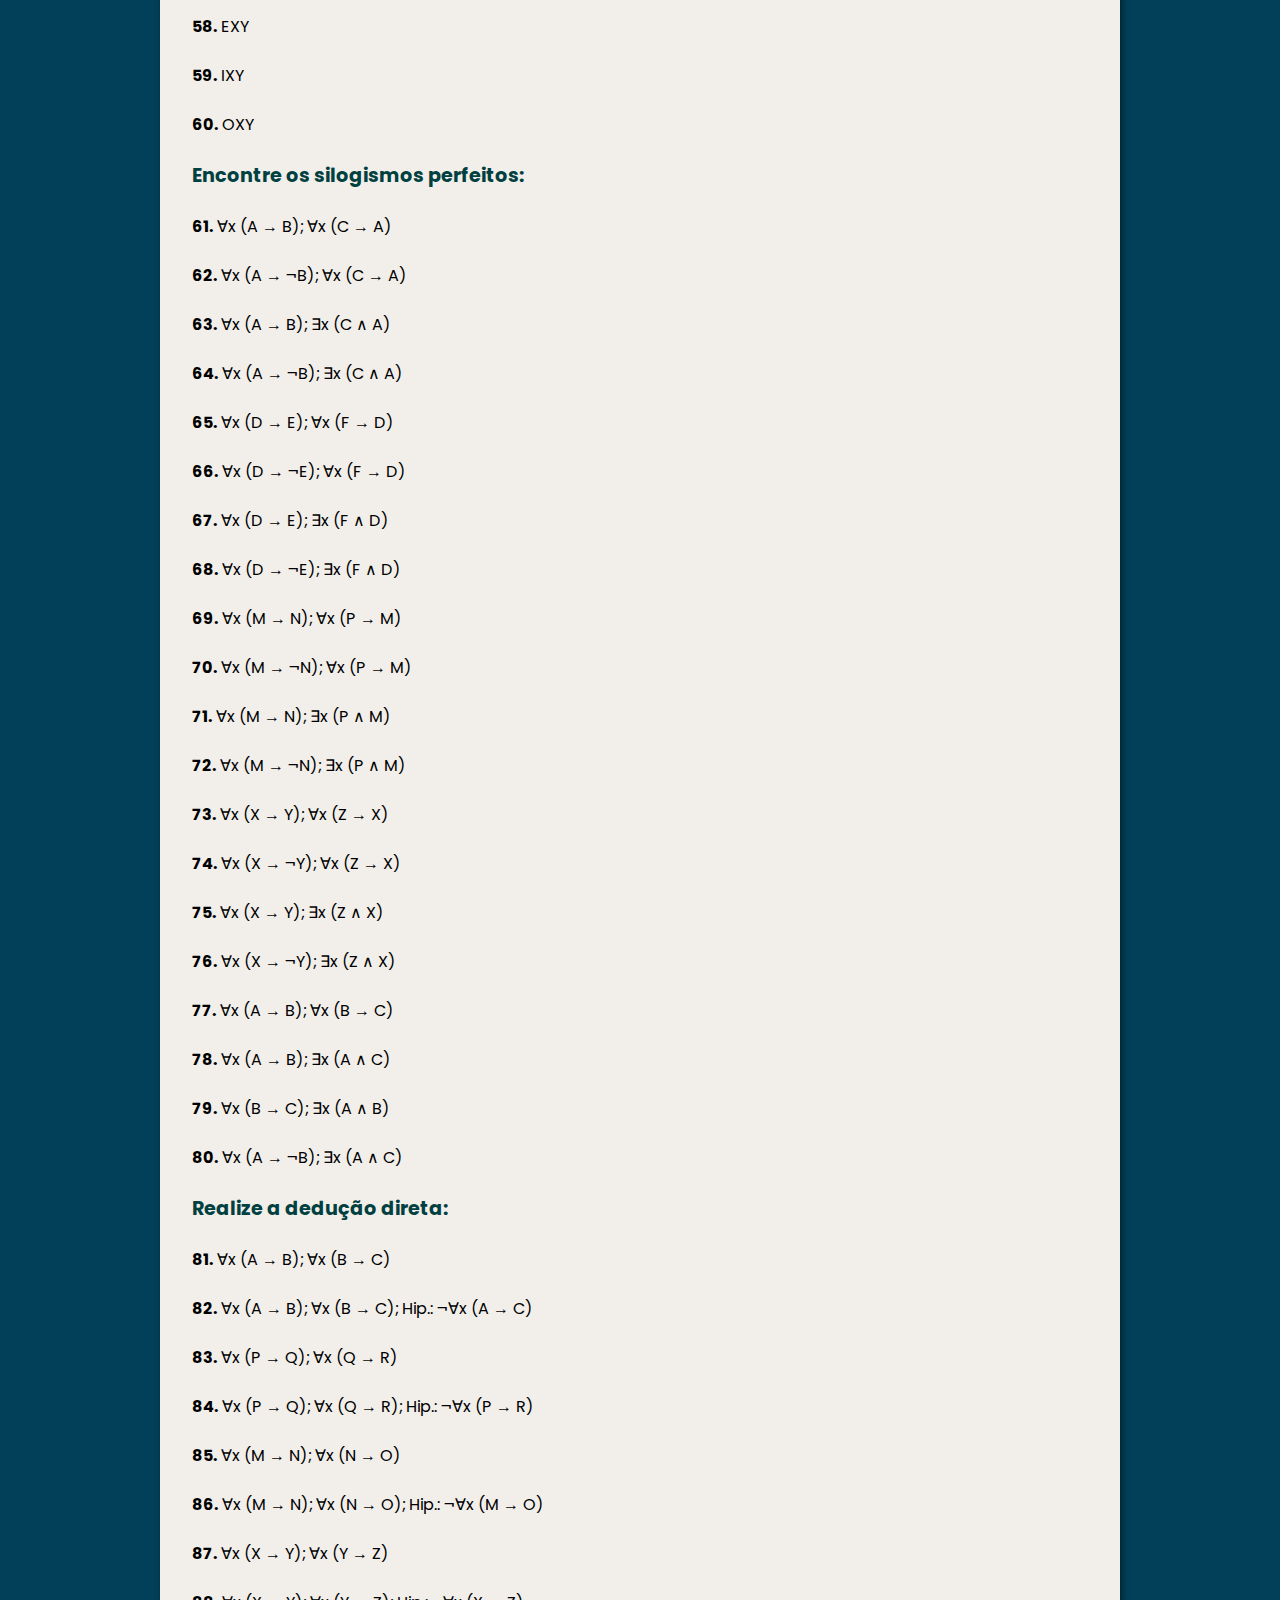
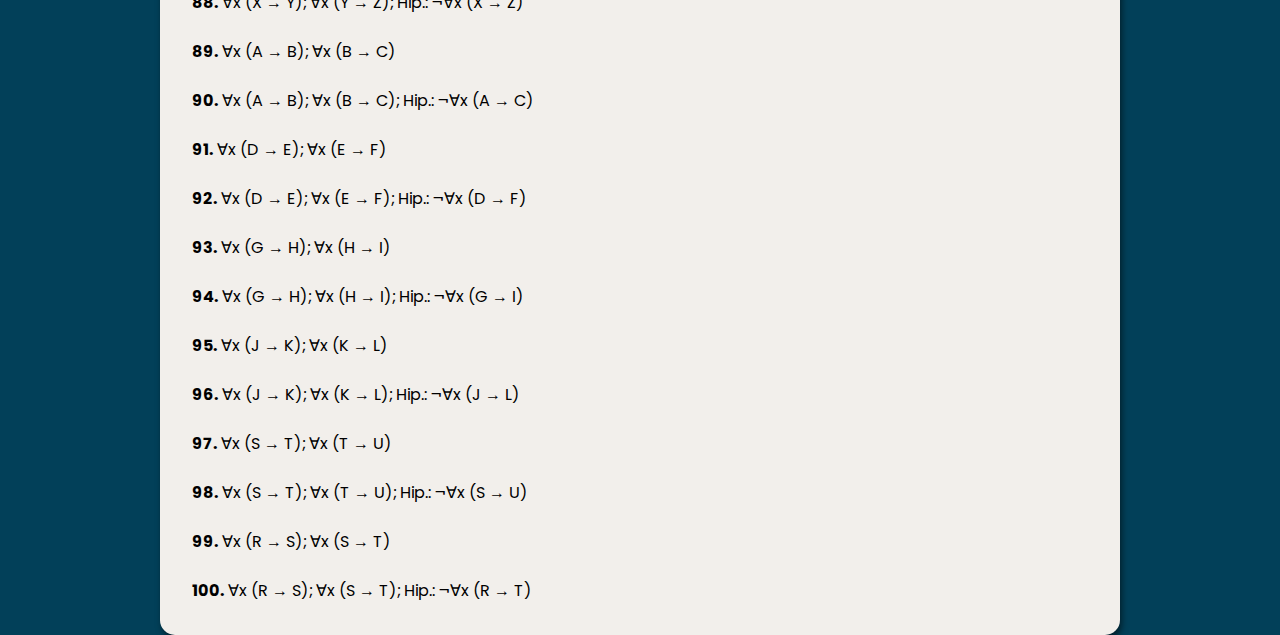
<file: assets/paginas/silogismo.html>
<!DOCTYPE html>
<html lang="pt-br">
<head>
    <meta charset="UTF-8">
    <meta name="viewport" content="width=device-width, initial-scale=1.0">
    <link rel="stylesheet" href="../css/style.css">
    <link rel="stylesheet" href="../css/bancos.css">
    <link rel="shortcut icon" href="../imagens/logo.png" type="image/x-icon">
    <link rel="stylesheet" href="https://cdnjs.cloudflare.com/ajax/libs/font-awesome/6.7.2/css/all.min.css" integrity="sha512-Evv84Mr4kqVGRNSgIGL/F/aIDqQb7xQ2vcrdIwxfjThSH8CSR7PBEakCr51Ck+w+/U6swU2Im1vVX0SVk9ABhg==" crossorigin="anonymous" referrerpolicy="no-referrer" />
    <title>Exercícios sobre Silogismo Aristotélico - Lógica</title>
</head>
<body>
    
    <main>
        <i class="fa-regular fa-circle-left" id="btn-voltar"></i>
        <header>
            <!-- <img src="../imagens/logo_sem_fundo.png" alt="logo"> -->
            <h1>Silogismo Aristotélico - Exercícios</h1>
        </header>
        
        <article>

            <h2>Identifique a forma do Silogismo:</h2>

            <p><strong>1.</strong> ∀x (A(x) → B(x))</p>
            <p><strong>2.</strong> ∀x (A(x) → ¬B(x))</p>
            <p><strong>3.</strong> ∃x (A(x) ∧ B(x))</p>
            <p><strong>4.</strong> ∃x (A(x) ∧ ¬B(x))</p>
            <p><strong>5.</strong> ∀x (P(x) → Q(x))</p>
            <p><strong>6.</strong> ∀x (P(x) → ¬Q(x))</p>
            <p><strong>7.</strong> ∃x (P(x) ∧ Q(x))</p>
            <p><strong>8.</strong> ∃x (P(x) ∧ ¬Q(x))</p>
            <p><strong>9.</strong> ∀x (M(x) → N(x))</p>
            <p><strong>10.</strong> ∀x (M(x) → ¬N(x))</p>
            <p><strong>11.</strong> ∃x (M(x) ∧ N(x))</p>
            <p><strong>12.</strong> ∃x (M(x) ∧ ¬N(x))</p>
            <p><strong>13.</strong> ∀x (C(x) → D(x))</p>
            <p><strong>14.</strong> ∀x (C(x) → ¬D(x))</p>
            <p><strong>15.</strong> ∃x (C(x) ∧ D(x))</p>
            <p><strong>16.</strong> ∃x (C(x) ∧ ¬D(x))</p>
            <p><strong>17.</strong> ∀x (X(x) → Y(x))</p>
            <p><strong>18.</strong> ∀x (X(x) → ¬Y(x))</p>
            <p><strong>19.</strong> ∃x (X(x) ∧ Y(x))</p>
            <p><strong>20.</strong> ∃x (X(x) ∧ ¬Y(x))</p>

            <h2>Faça a tradução simbólica:</h2>

            <p><strong>21.</strong> Axy</p>
            <p><strong>22.</strong> Exy</p>
            <p><strong>23.</strong> Ixy</p>
            <p><strong>24.</strong> Oxy</p>
            <p><strong>25.</strong> APQ</p>
            <p><strong>26.</strong> EPQ</p>
            <p><strong>27.</strong> IPQ</p>
            <p><strong>28.</strong> OPQ</p>
            <p><strong>29.</strong> AMN</p>
            <p><strong>30.</strong> EMN</p>
            <p><strong>31.</strong> IMN</p>
            <p><strong>32.</strong> OMN</p>
            <p><strong>33.</strong> ACD</p>
            <p><strong>34.</strong> ECD</p>
            <p><strong>35.</strong> ICD</p>
            <p><strong>36.</strong> OCD</p>
            <p><strong>37.</strong> AXY</p>
            <p><strong>38.</strong> EXY</p>
            <p><strong>39.</strong> IXY</p>
            <p><strong>40.</strong> OXY</p>

            <h2>Realize as conversões válidas:</h2>

            <p><strong>41.</strong> ∀x (A(x) → B(x))</p>
            <p><strong>42.</strong> ∀x (A(x) → ¬B(x))</p>
            <p><strong>43.</strong> ∃x (A(x) ∧ B(x))</p>
            <p><strong>44.</strong> ∃x (A(x) ∧ ¬B(x))</p>
            <p><strong>45.</strong> Axy</p>
            <p><strong>46.</strong> Exy</p>
            <p><strong>47.</strong> Ixy</p>
            <p><strong>48.</strong> Oxy</p>
            <p><strong>49.</strong> ∀x (M(x) → N(x))</p>
            <p><strong>50.</strong> ∀x (M(x) → ¬N(x))</p>
            <p><strong>51.</strong> ∃x (M(x) ∧ N(x))</p>
            <p><strong>52.</strong> ∃x (M(x) ∧ ¬N(x))</p>
            <p><strong>53.</strong> ∀x (C(x) → D(x))</p>
            <p><strong>54.</strong> ∀x (C(x) → ¬D(x))</p>
            <p><strong>55.</strong> ∃x (C(x) ∧ D(x))</p>
            <p><strong>56.</strong> ∃x (C(x) ∧ ¬D(x))</p>
            <p><strong>57.</strong> AXY</p>
            <p><strong>58.</strong> EXY</p>
            <p><strong>59.</strong> IXY</p>
            <p><strong>60.</strong> OXY</p>

            <h2>Encontre os silogismos perfeitos:</h2>

            <p><strong>61.</strong> ∀x (A → B); ∀x (C → A)</p>
            <p><strong>62.</strong> ∀x (A → ¬B); ∀x (C → A)</p>
            <p><strong>63.</strong> ∀x (A → B); ∃x (C ∧ A)</p>
            <p><strong>64.</strong> ∀x (A → ¬B); ∃x (C ∧ A)</p>
            <p><strong>65.</strong> ∀x (D → E); ∀x (F → D)</p>
            <p><strong>66.</strong> ∀x (D → ¬E); ∀x (F → D)</p>
            <p><strong>67.</strong> ∀x (D → E); ∃x (F ∧ D)</p>
            <p><strong>68.</strong> ∀x (D → ¬E); ∃x (F ∧ D)</p>
            <p><strong>69.</strong> ∀x (M → N); ∀x (P → M)</p>
            <p><strong>70.</strong> ∀x (M → ¬N); ∀x (P → M)</p>
            <p><strong>71.</strong> ∀x (M → N); ∃x (P ∧ M)</p>
            <p><strong>72.</strong> ∀x (M → ¬N); ∃x (P ∧ M)</p>
            <p><strong>73.</strong> ∀x (X → Y); ∀x (Z → X)</p>
            <p><strong>74.</strong> ∀x (X → ¬Y); ∀x (Z → X)</p>
            <p><strong>75.</strong> ∀x (X → Y); ∃x (Z ∧ X)</p>
            <p><strong>76.</strong> ∀x (X → ¬Y); ∃x (Z ∧ X)</p>
            <p><strong>77.</strong> ∀x (A → B); ∀x (B → C)</p>
            <p><strong>78.</strong> ∀x (A → B); ∃x (A ∧ C)</p>
            <p><strong>79.</strong> ∀x (B → C); ∃x (A ∧ B)</p>
            <p><strong>80.</strong> ∀x (A → ¬B); ∃x (A ∧ C)</p>

            <h2>Realize a dedução direta:</h2>

            <p><strong>81.</strong> ∀x (A → B); ∀x (B → C)</p>
            <p><strong>82.</strong> ∀x (A → B); ∀x (B → C); Hip.: ¬∀x (A → C)</p>
            <p><strong>83.</strong> ∀x (P → Q); ∀x (Q → R)</p>
            <p><strong>84.</strong> ∀x (P → Q); ∀x (Q → R); Hip.: ¬∀x (P → R)</p>
            <p><strong>85.</strong> ∀x (M → N); ∀x (N → O)</p>
            <p><strong>86.</strong> ∀x (M → N); ∀x (N → O); Hip.: ¬∀x (M → O)</p>
            <p><strong>87.</strong> ∀x (X → Y); ∀x (Y → Z)</p>
            <p><strong>88.</strong> ∀x (X → Y); ∀x (Y → Z); Hip.: ¬∀x (X → Z)</p>
            <p><strong>89.</strong> ∀x (A → B); ∀x (B → C)</p>
            <p><strong>90.</strong> ∀x (A → B); ∀x (B → C); Hip.: ¬∀x (A → C)</p>
            <p><strong>91.</strong> ∀x (D → E); ∀x (E → F)</p>
            <p><strong>92.</strong> ∀x (D → E); ∀x (E → F); Hip.: ¬∀x (D → F)</p>
            <p><strong>93.</strong> ∀x (G → H); ∀x (H → I)</p>
            <p><strong>94.</strong> ∀x (G → H); ∀x (H → I); Hip.: ¬∀x (G → I)</p>
            <p><strong>95.</strong> ∀x (J → K); ∀x (K → L)</p>
            <p><strong>96.</strong> ∀x (J → K); ∀x (K → L); Hip.: ¬∀x (J → L)</p>
            <p><strong>97.</strong> ∀x (S → T); ∀x (T → U)</p>
            <p><strong>98.</strong> ∀x (S → T); ∀x (T → U); Hip.: ¬∀x (S → U)</p>
            <p><strong>99.</strong> ∀x (R → S); ∀x (S → T)</p>
            <p><strong>100.</strong> ∀x (R → S); ∀x (S → T); Hip.: ¬∀x (R → T)</p>
            
        </article>

    </main>

    <script src="../js/bancos.js"></script>

</body>
</html>
</file>
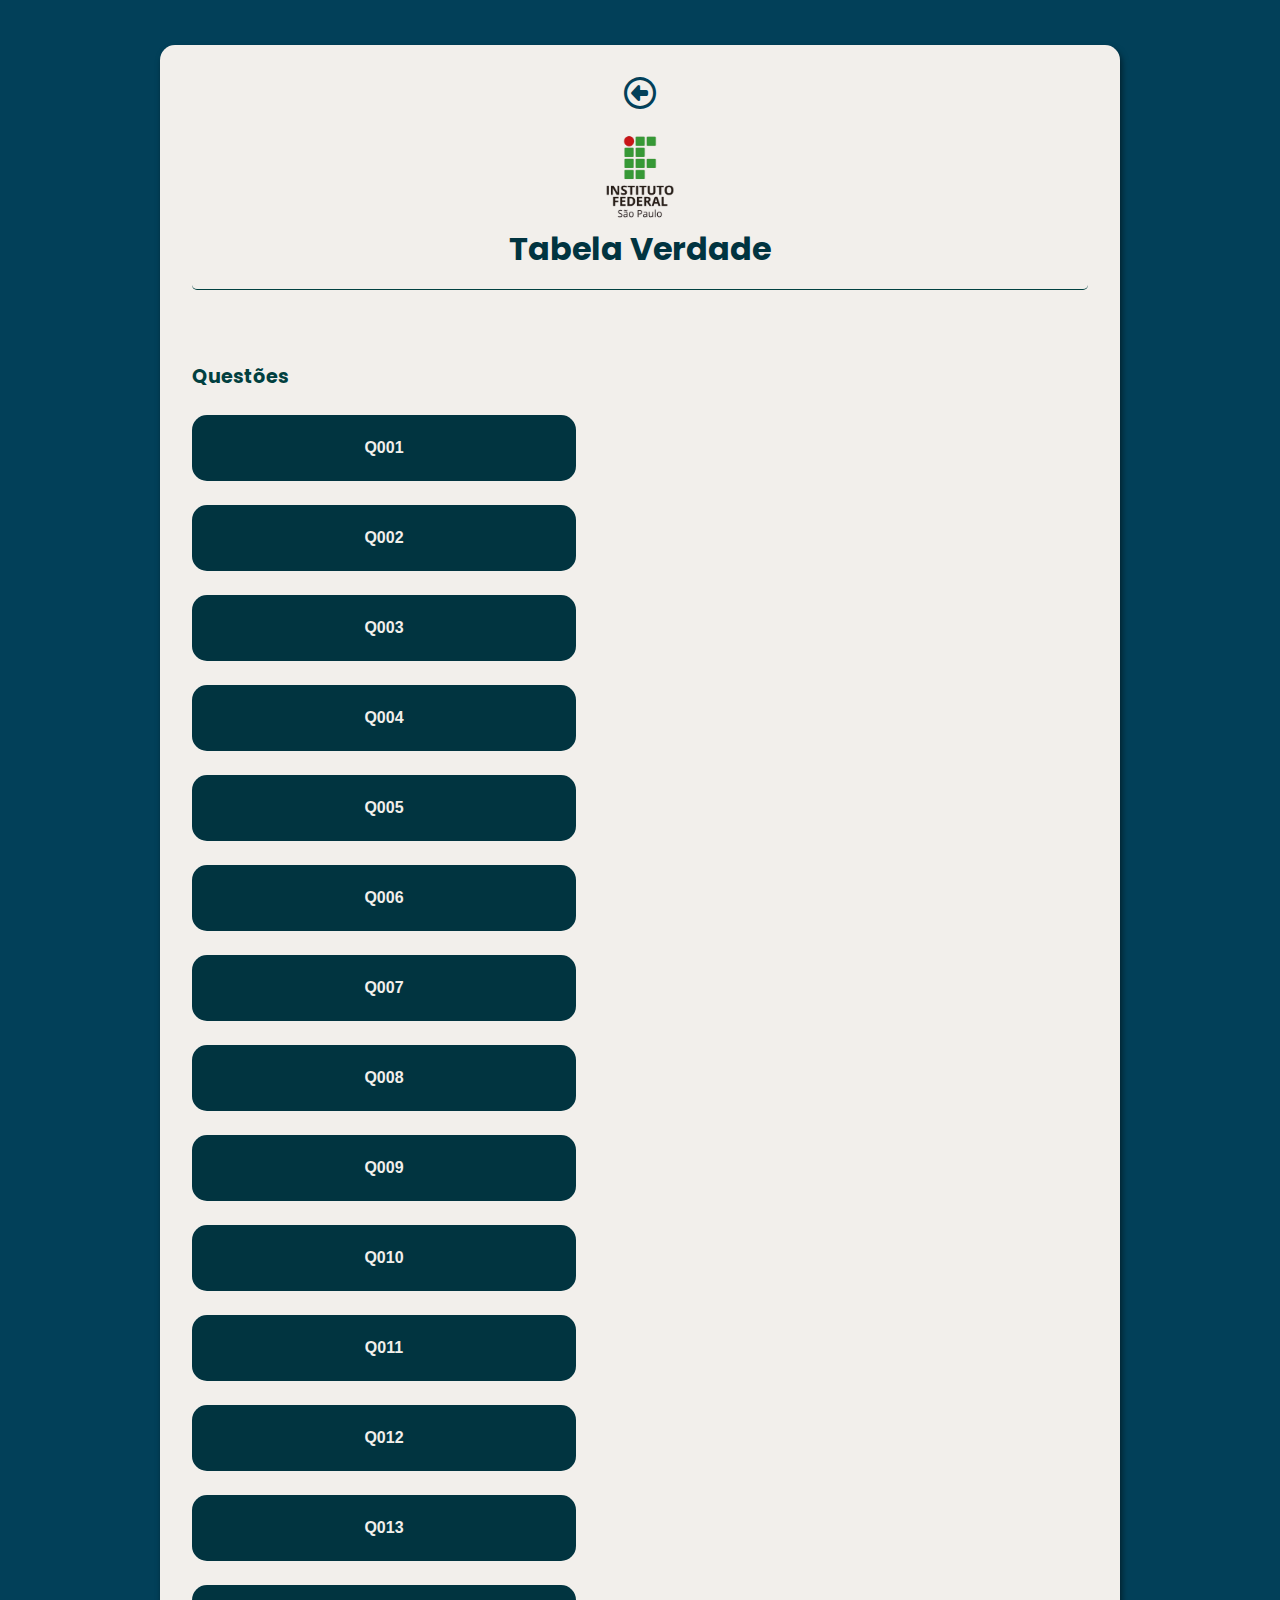
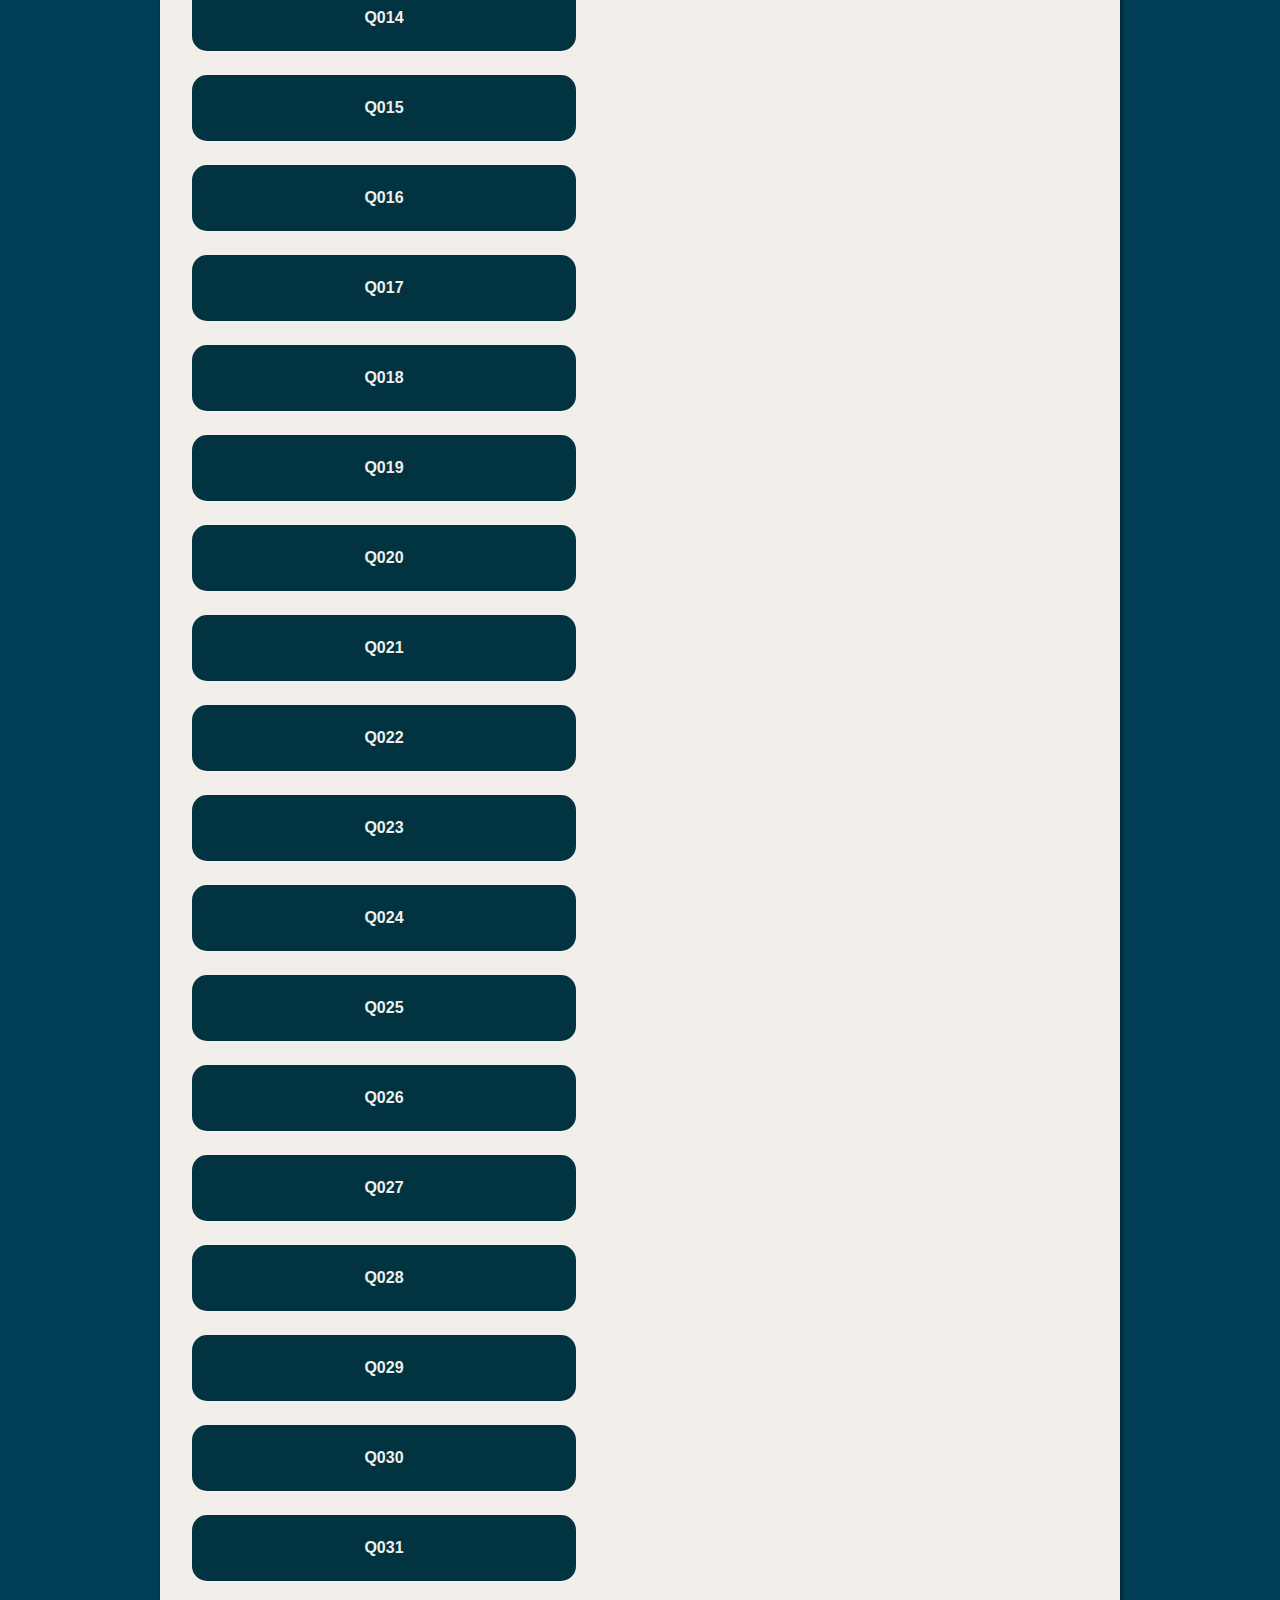
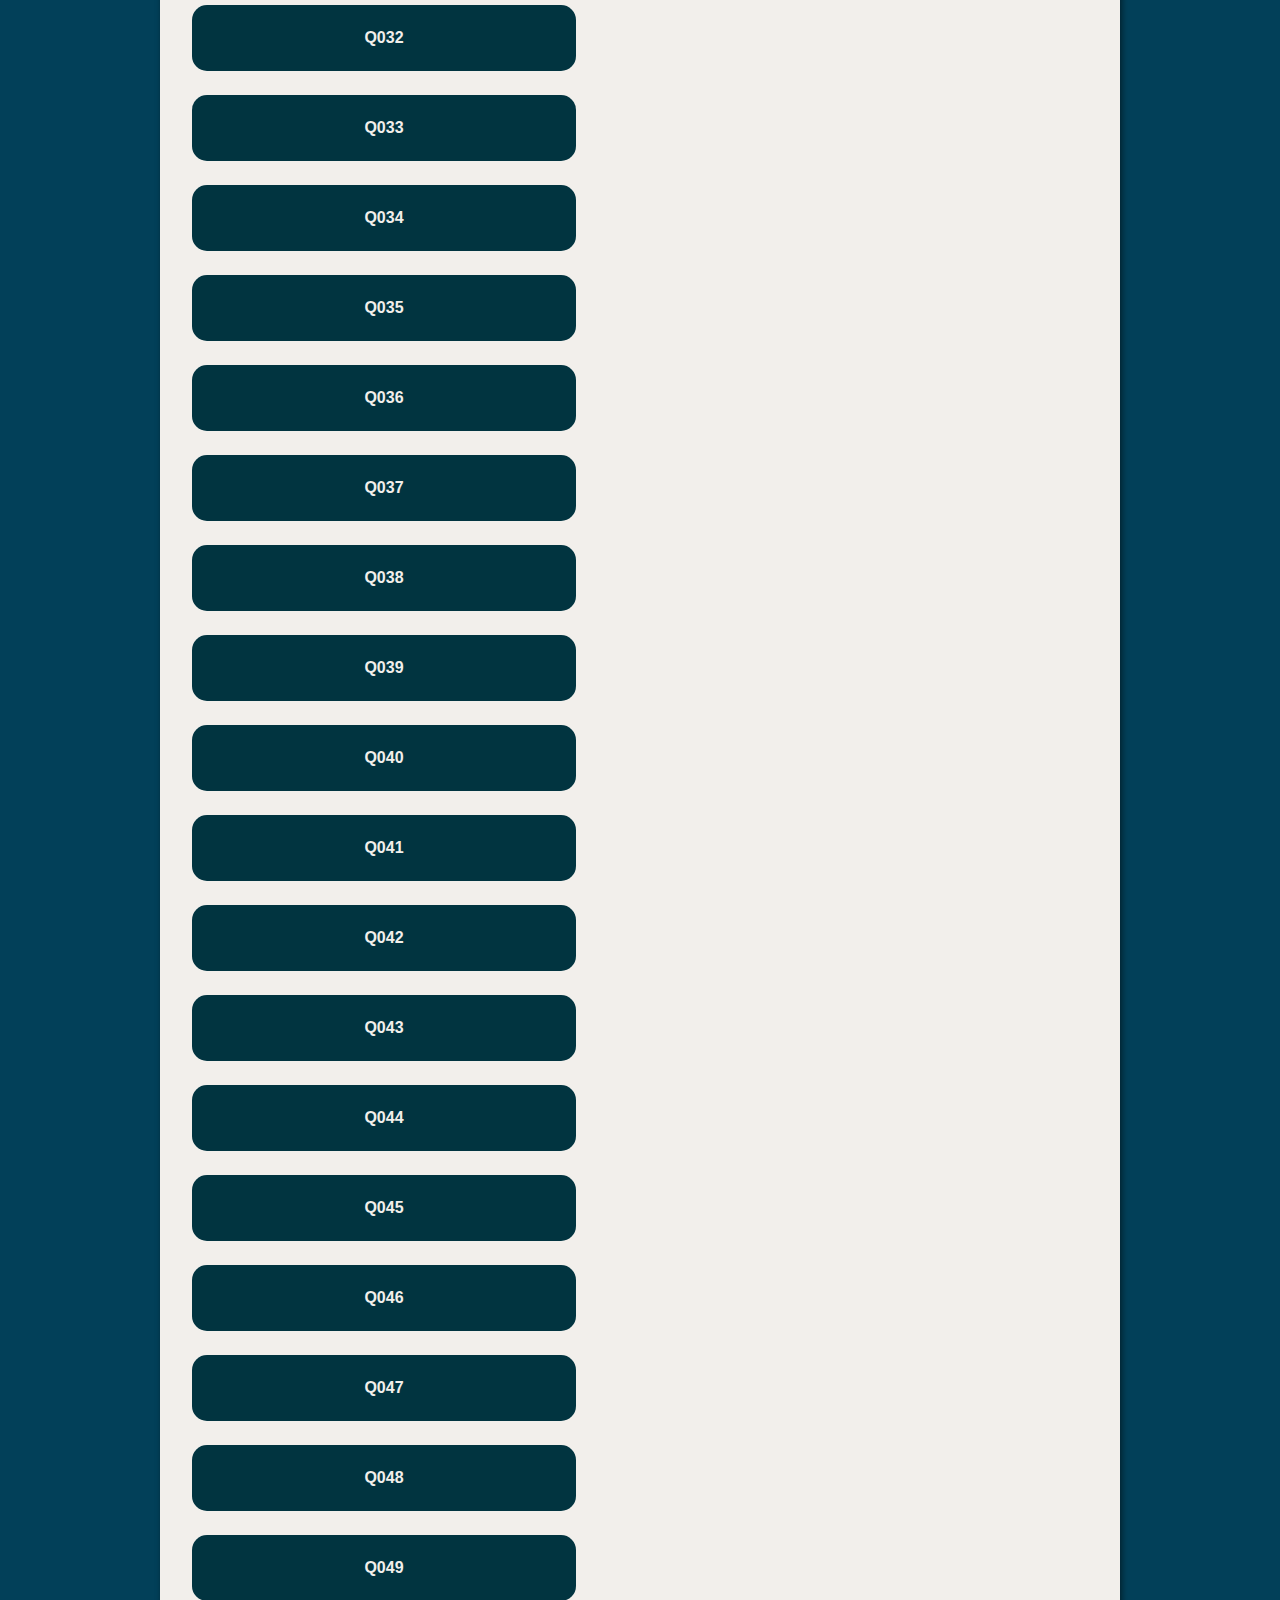
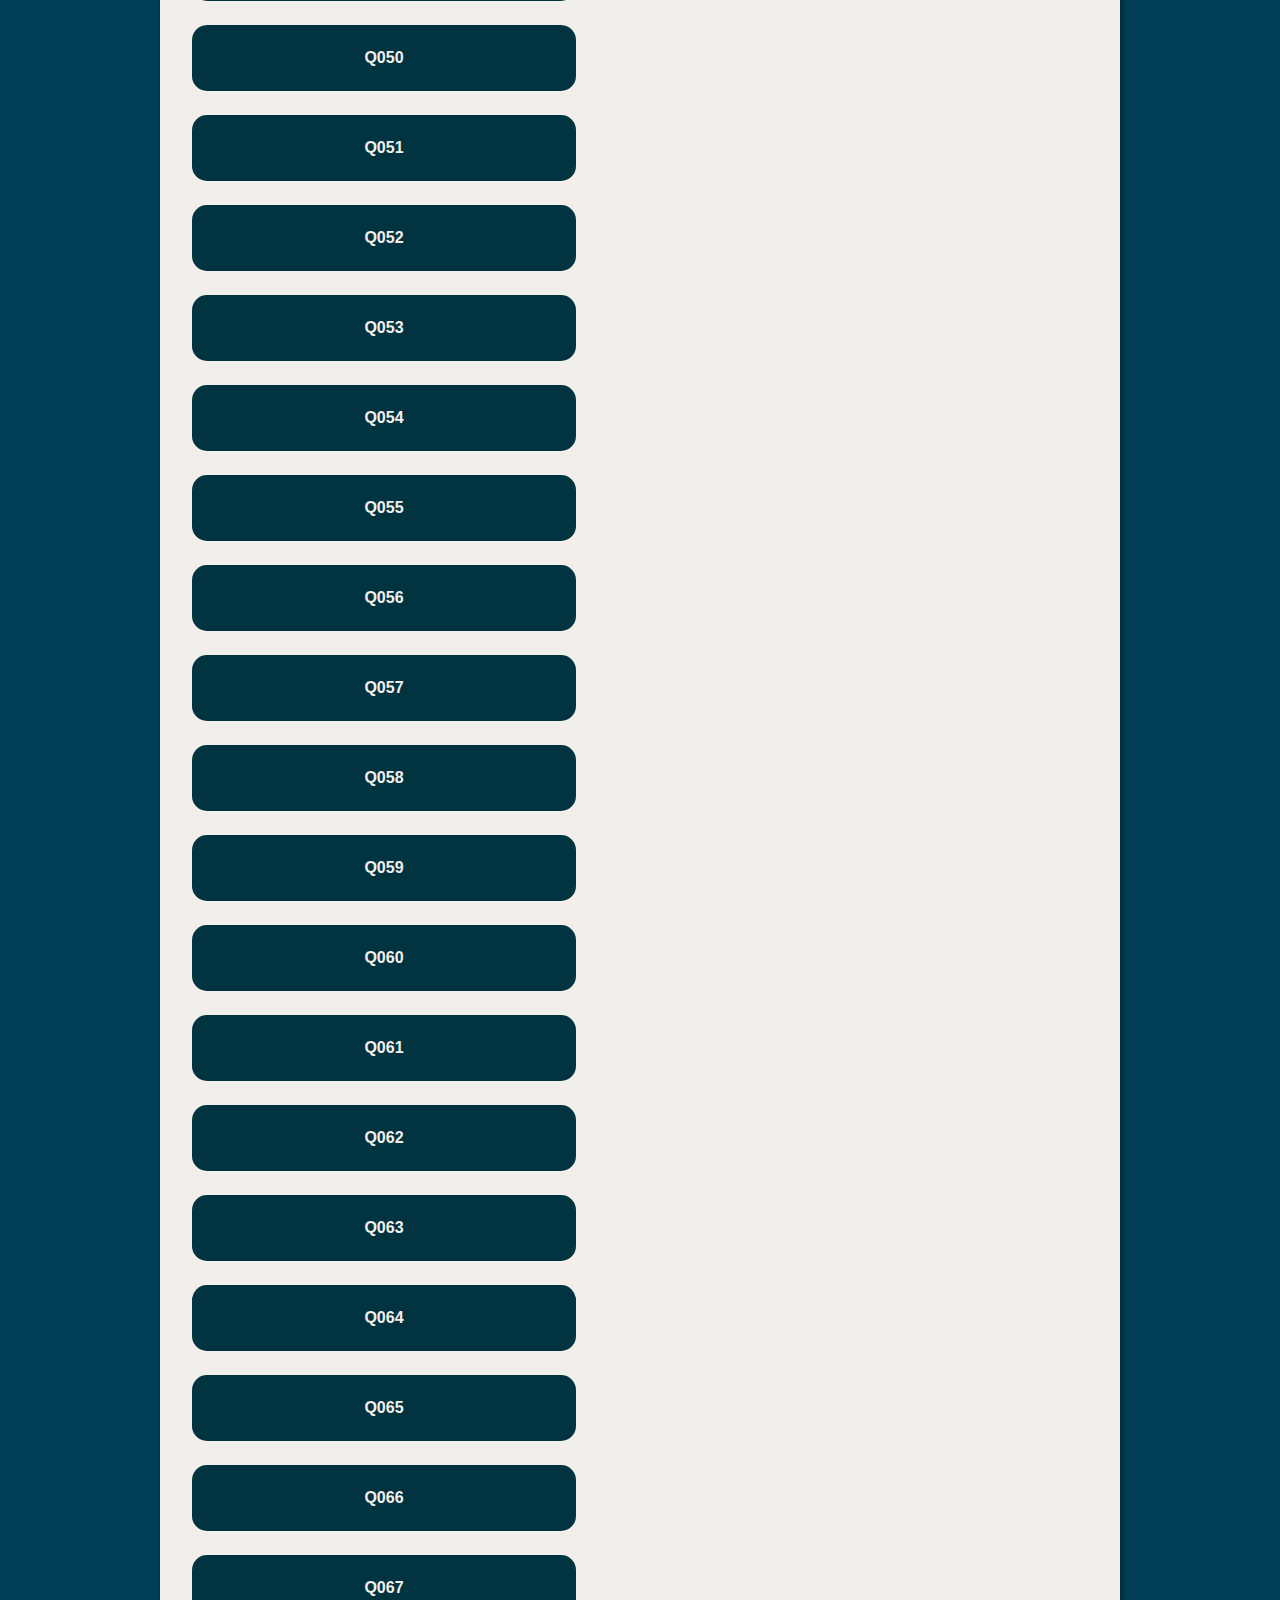
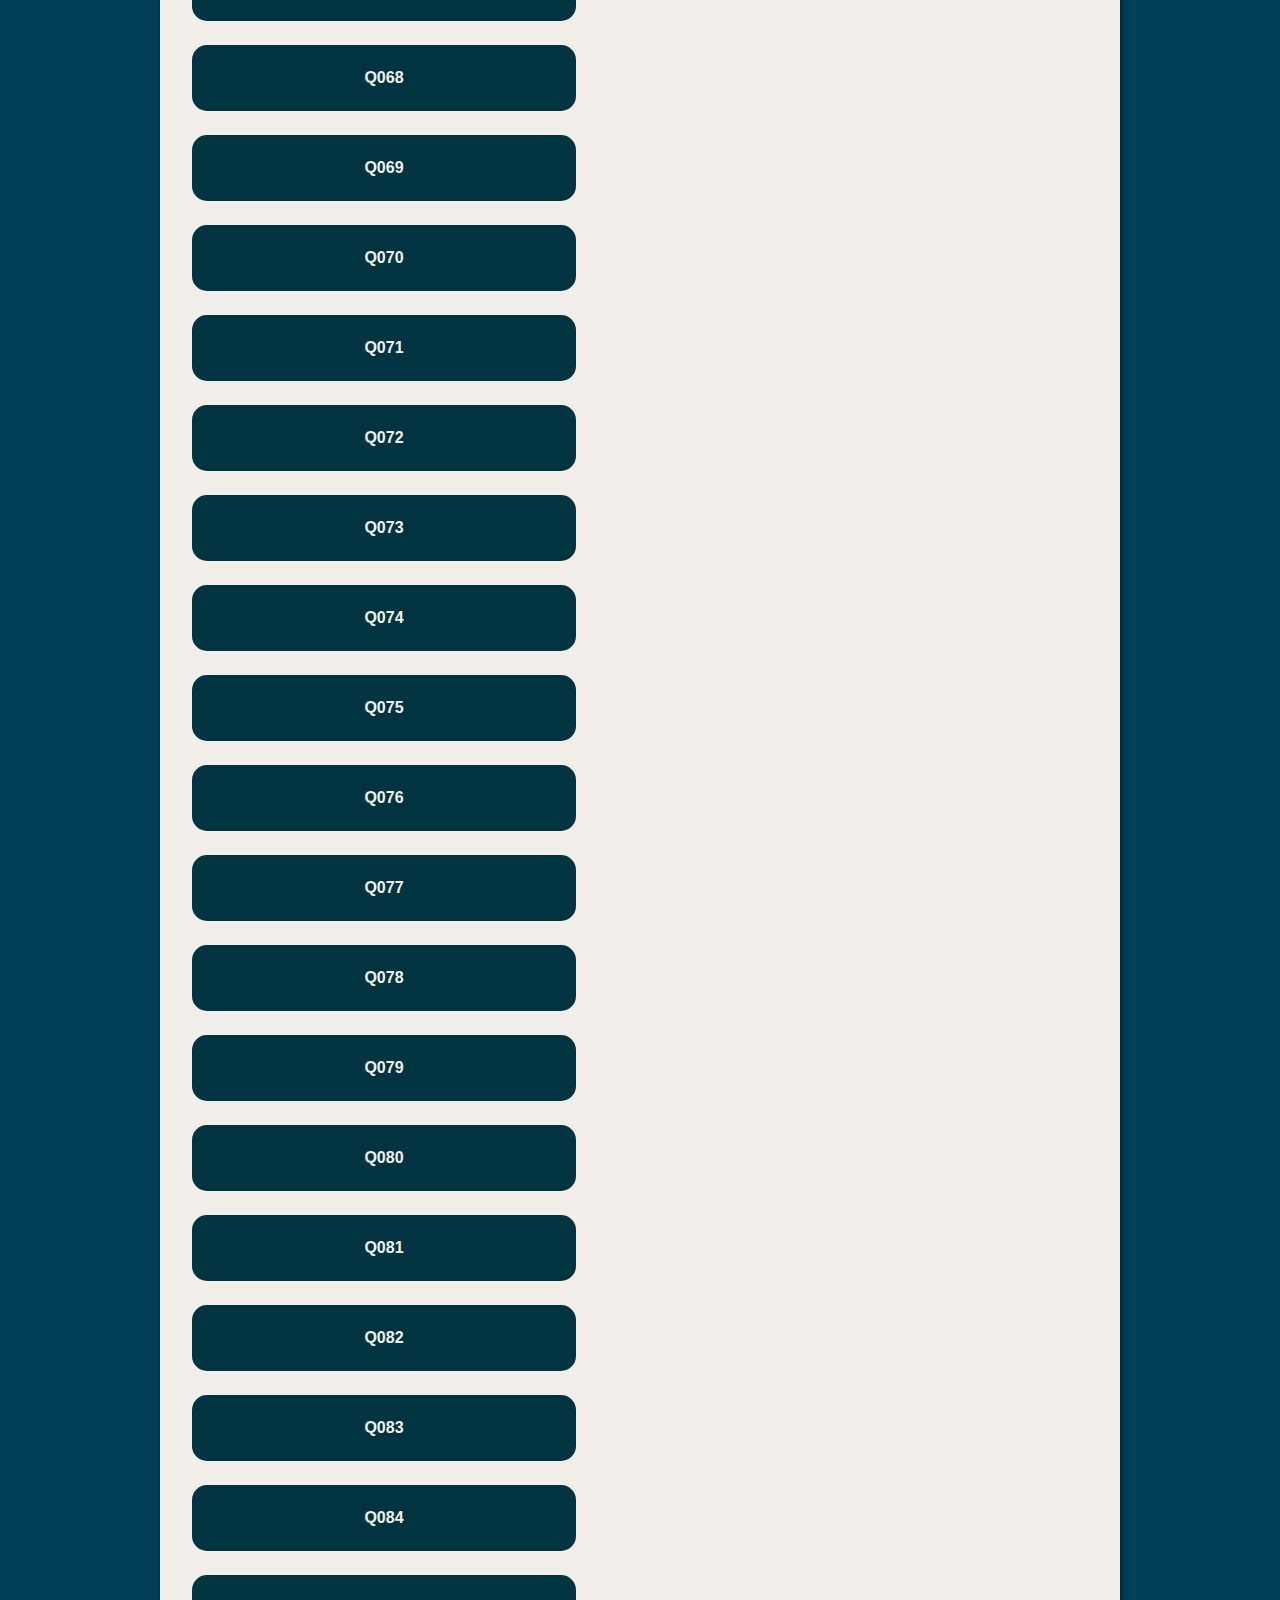
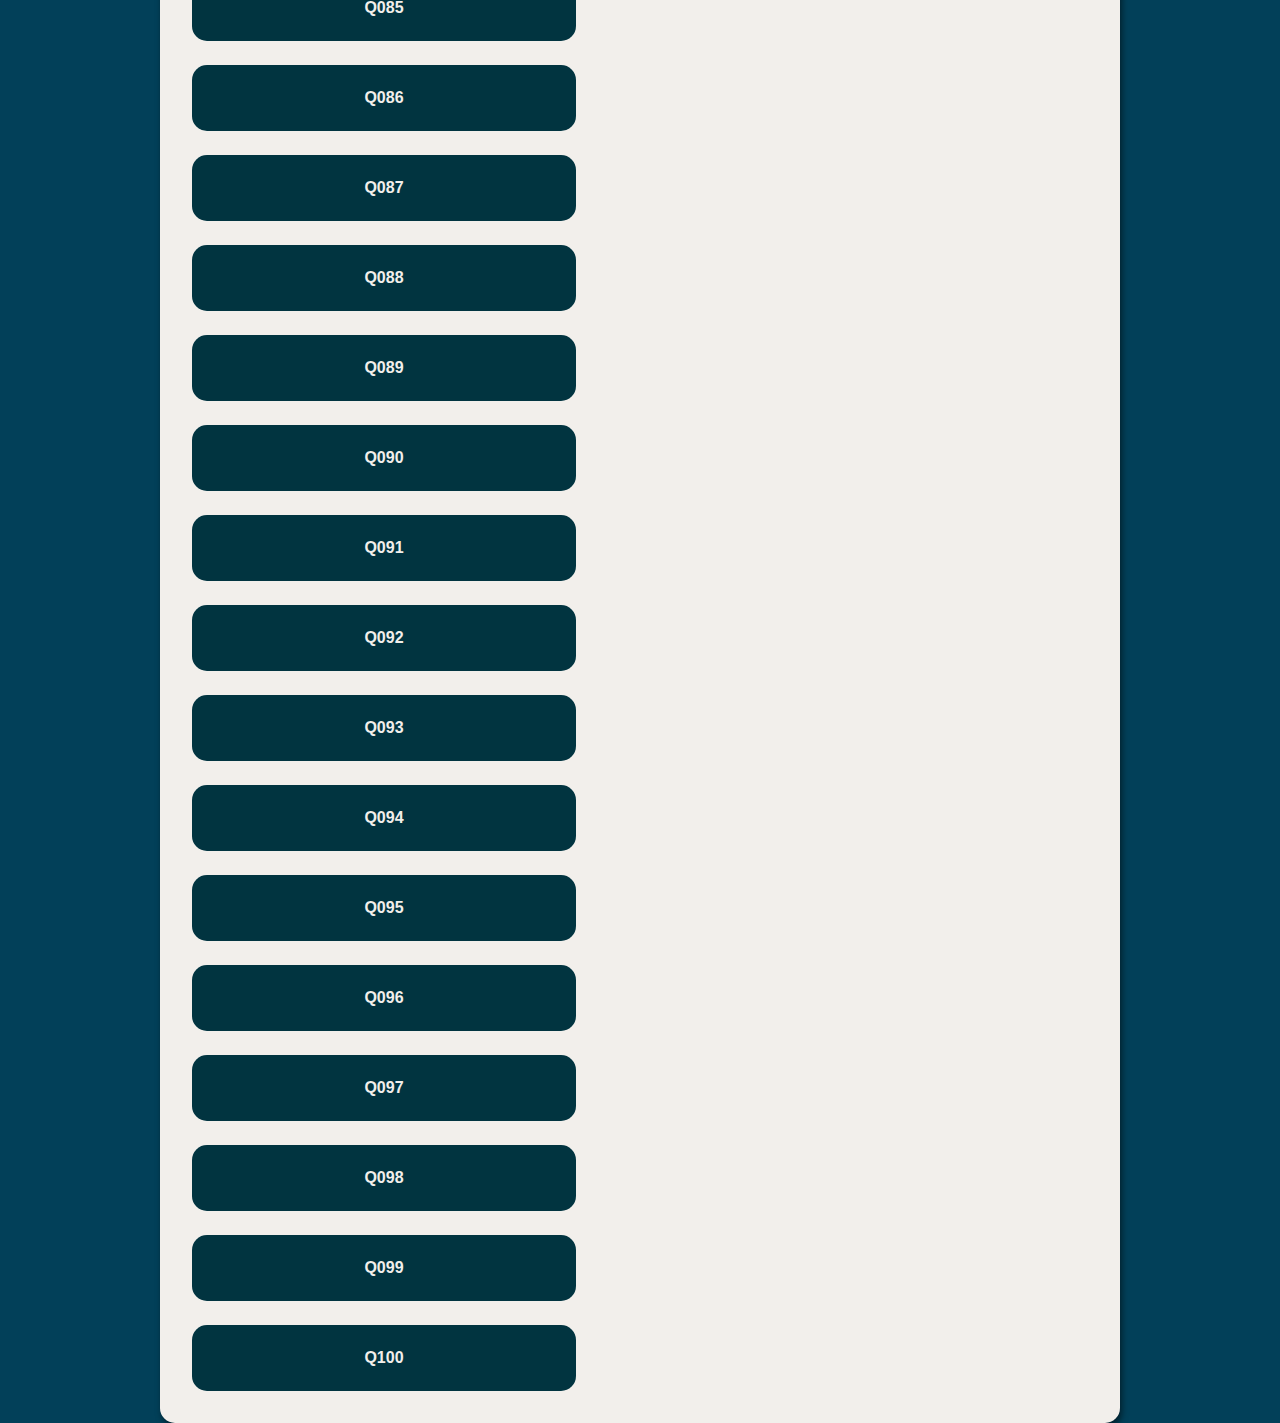
<file: assets/paginas/tabela_verdade.html>
<!DOCTYPE html>
<html lang="pt-br">
<head>
    <meta charset="UTF-8">
    <meta name="viewport" content="width=device-width, initial-scale=1.0">
    <link rel="stylesheet" href="../css/style.css">
    <link rel="stylesheet" href="../css/bancos.css">
    <link rel="shortcut icon" href="../imagens/logo.png" type="image/x-icon">
    <link rel="stylesheet" href="https://cdnjs.cloudflare.com/ajax/libs/font-awesome/6.7.2/css/all.min.css" integrity="sha512-Evv84Mr4kqVGRNSgIGL/F/aIDqQb7xQ2vcrdIwxfjThSH8CSR7PBEakCr51Ck+w+/U6swU2Im1vVX0SVk9ABhg==" crossorigin="anonymous" referrerpolicy="no-referrer" />
    <title>Questões sobre Tabela Verdade</title>
</head>
<body>
    
    <main>
        <header>
            <i class="fa-regular fa-circle-left" id="btn-voltar"></i>
            <img src="../imagens/logo_sem_fundo.png" alt="logo">
            <h1>Tabela Verdade</h1>
        </header>
        
        <article>

            <h2>Questões</h2>

            <button id="q1">Q001</button>
            <button>Q002</button>
            <button>Q003</button>
            <button>Q004</button>
            <button>Q005</button>
            <button>Q006</button>
            <button>Q007</button>
            <button>Q008</button>
            <button>Q009</button>
            <button>Q010</button>
            <button>Q011</button>
            <button>Q012</button>
            <button>Q013</button>
            <button>Q014</button>
            <button>Q015</button>
            <button>Q016</button>
            <button>Q017</button>
            <button>Q018</button>
            <button>Q019</button>
            <button>Q020</button>
            <button>Q021</button>
            <button>Q022</button>
            <button>Q023</button>
            <button>Q024</button>
            <button>Q025</button>
            <button>Q026</button>
            <button>Q027</button>
            <button>Q028</button>
            <button>Q029</button>
            <button>Q030</button>
            <button>Q031</button>
            <button>Q032</button>
            <button>Q033</button>
            <button>Q034</button>
            <button>Q035</button>
            <button>Q036</button>
            <button>Q037</button>
            <button>Q038</button>
            <button>Q039</button>
            <button>Q040</button>
            <button>Q041</button>
            <button>Q042</button>
            <button>Q043</button>
            <button>Q044</button>
            <button>Q045</button>
            <button>Q046</button>
            <button>Q047</button>
            <button>Q048</button>
            <button>Q049</button>
            <button>Q050</button>
            <button>Q051</button>
            <button>Q052</button>
            <button>Q053</button>
            <button>Q054</button>
            <button>Q055</button>
            <button>Q056</button>
            <button>Q057</button>
            <button>Q058</button>
            <button>Q059</button>
            <button>Q060</button>
            <button>Q061</button>
            <button>Q062</button>
            <button>Q063</button>
            <button>Q064</button>
            <button>Q065</button>
            <button>Q066</button>
            <button>Q067</button>
            <button>Q068</button>
            <button>Q069</button>
            <button>Q070</button>
            <button>Q071</button>
            <button>Q072</button>
            <button>Q073</button>
            <button>Q074</button>
            <button>Q075</button>
            <button>Q076</button>
            <button>Q077</button>
            <button>Q078</button>
            <button>Q079</button>
            <button>Q080</button>
            <button>Q081</button>
            <button>Q082</button>
            <button>Q083</button>
            <button>Q084</button>
            <button>Q085</button>
            <button>Q086</button>
            <button>Q087</button>
            <button>Q088</button>
            <button>Q089</button>
            <button>Q090</button>
            <button>Q091</button>
            <button>Q092</button>
            <button>Q093</button>
            <button>Q094</button>
            <button>Q095</button>
            <button>Q096</button>
            <button>Q097</button>
            <button>Q098</button>
            <button>Q099</button>
            <button>Q100</button>
            
        </article>

    </main>

    <script src="../js/bancos.js"></script>

</body>
</html>
</file>
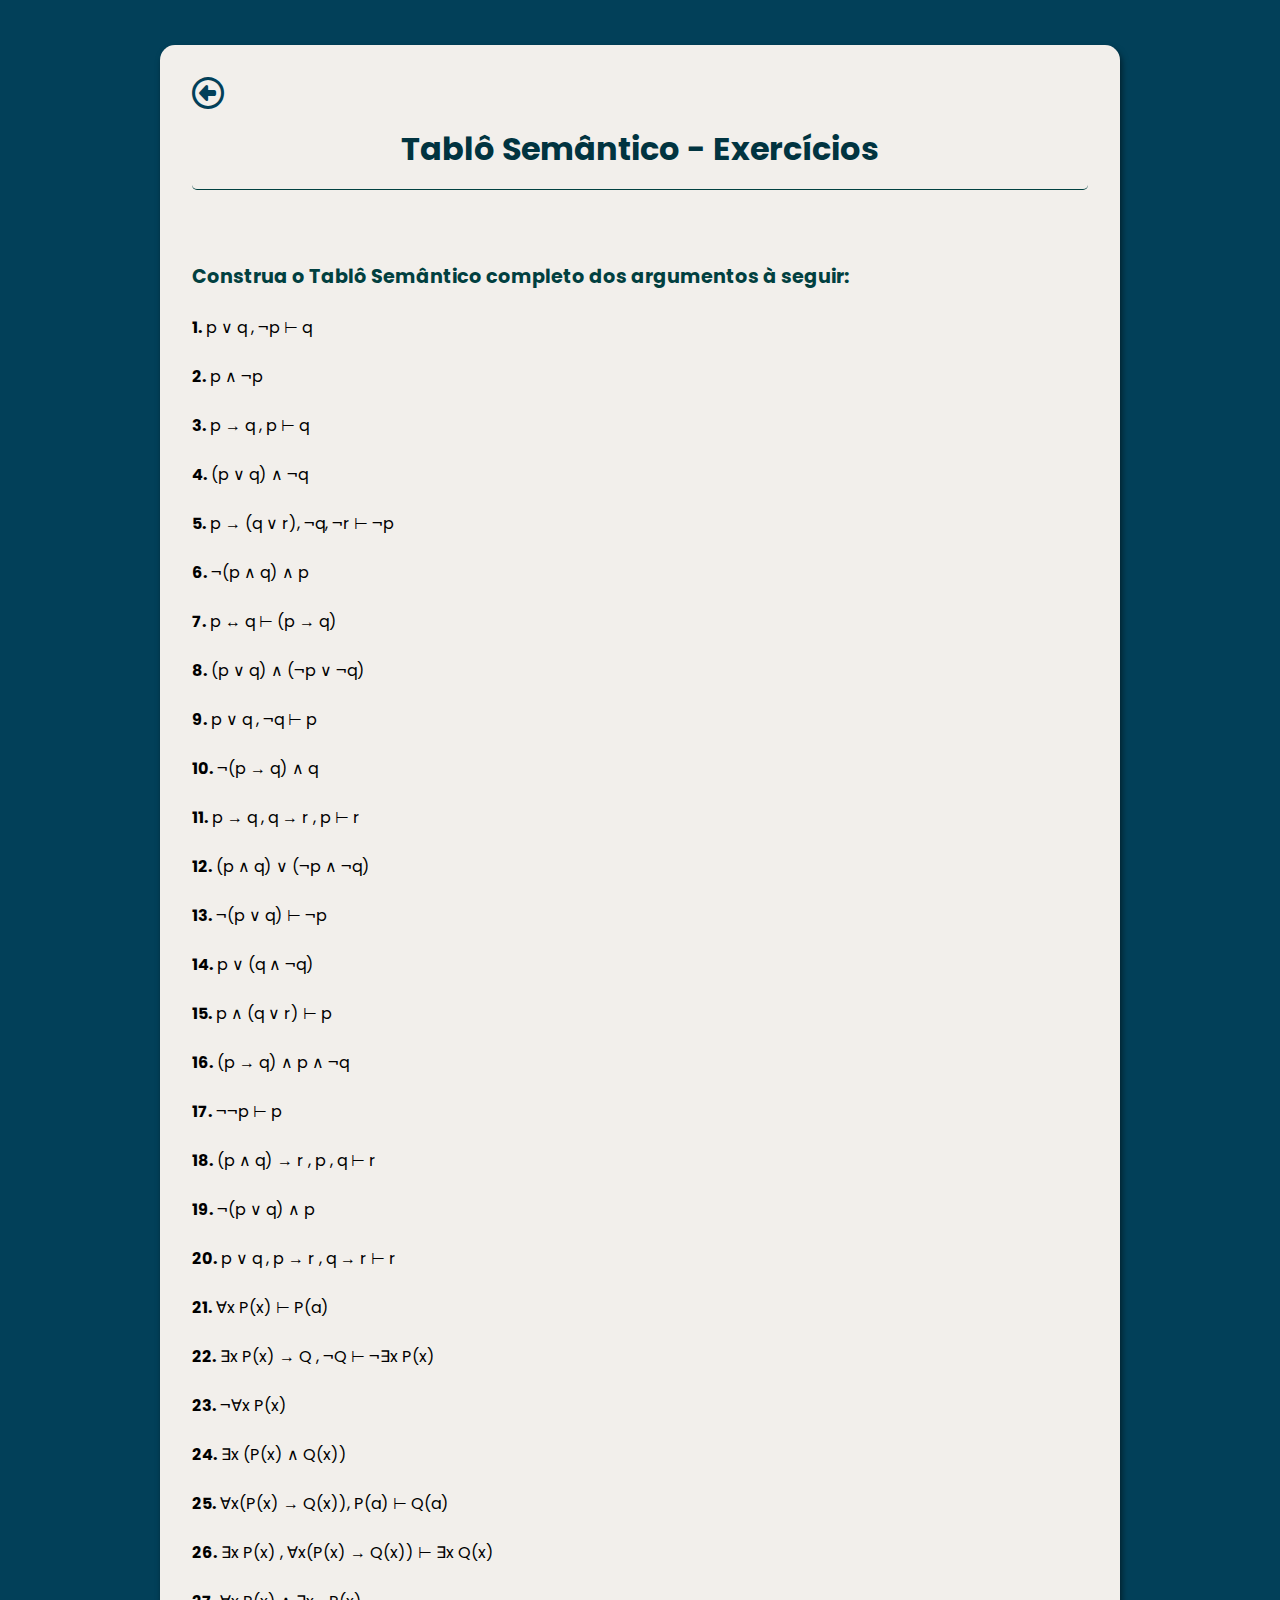
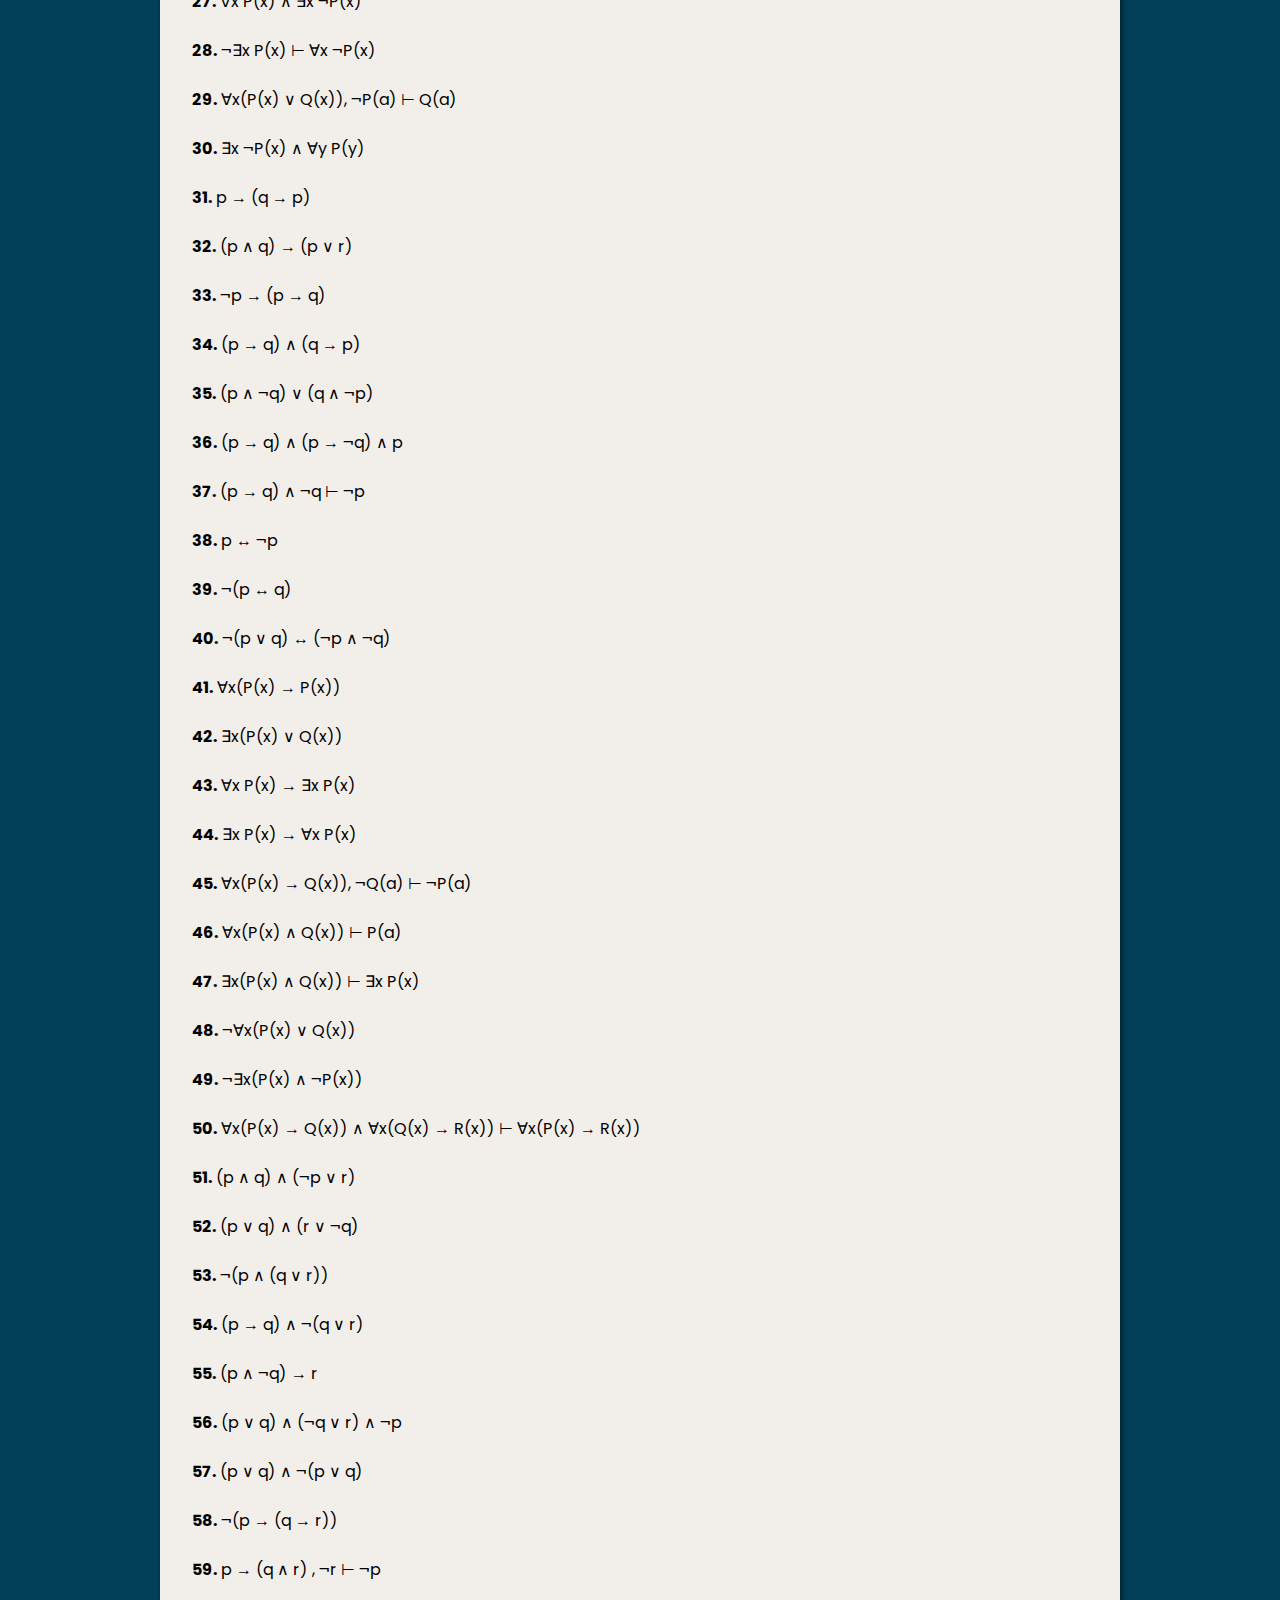
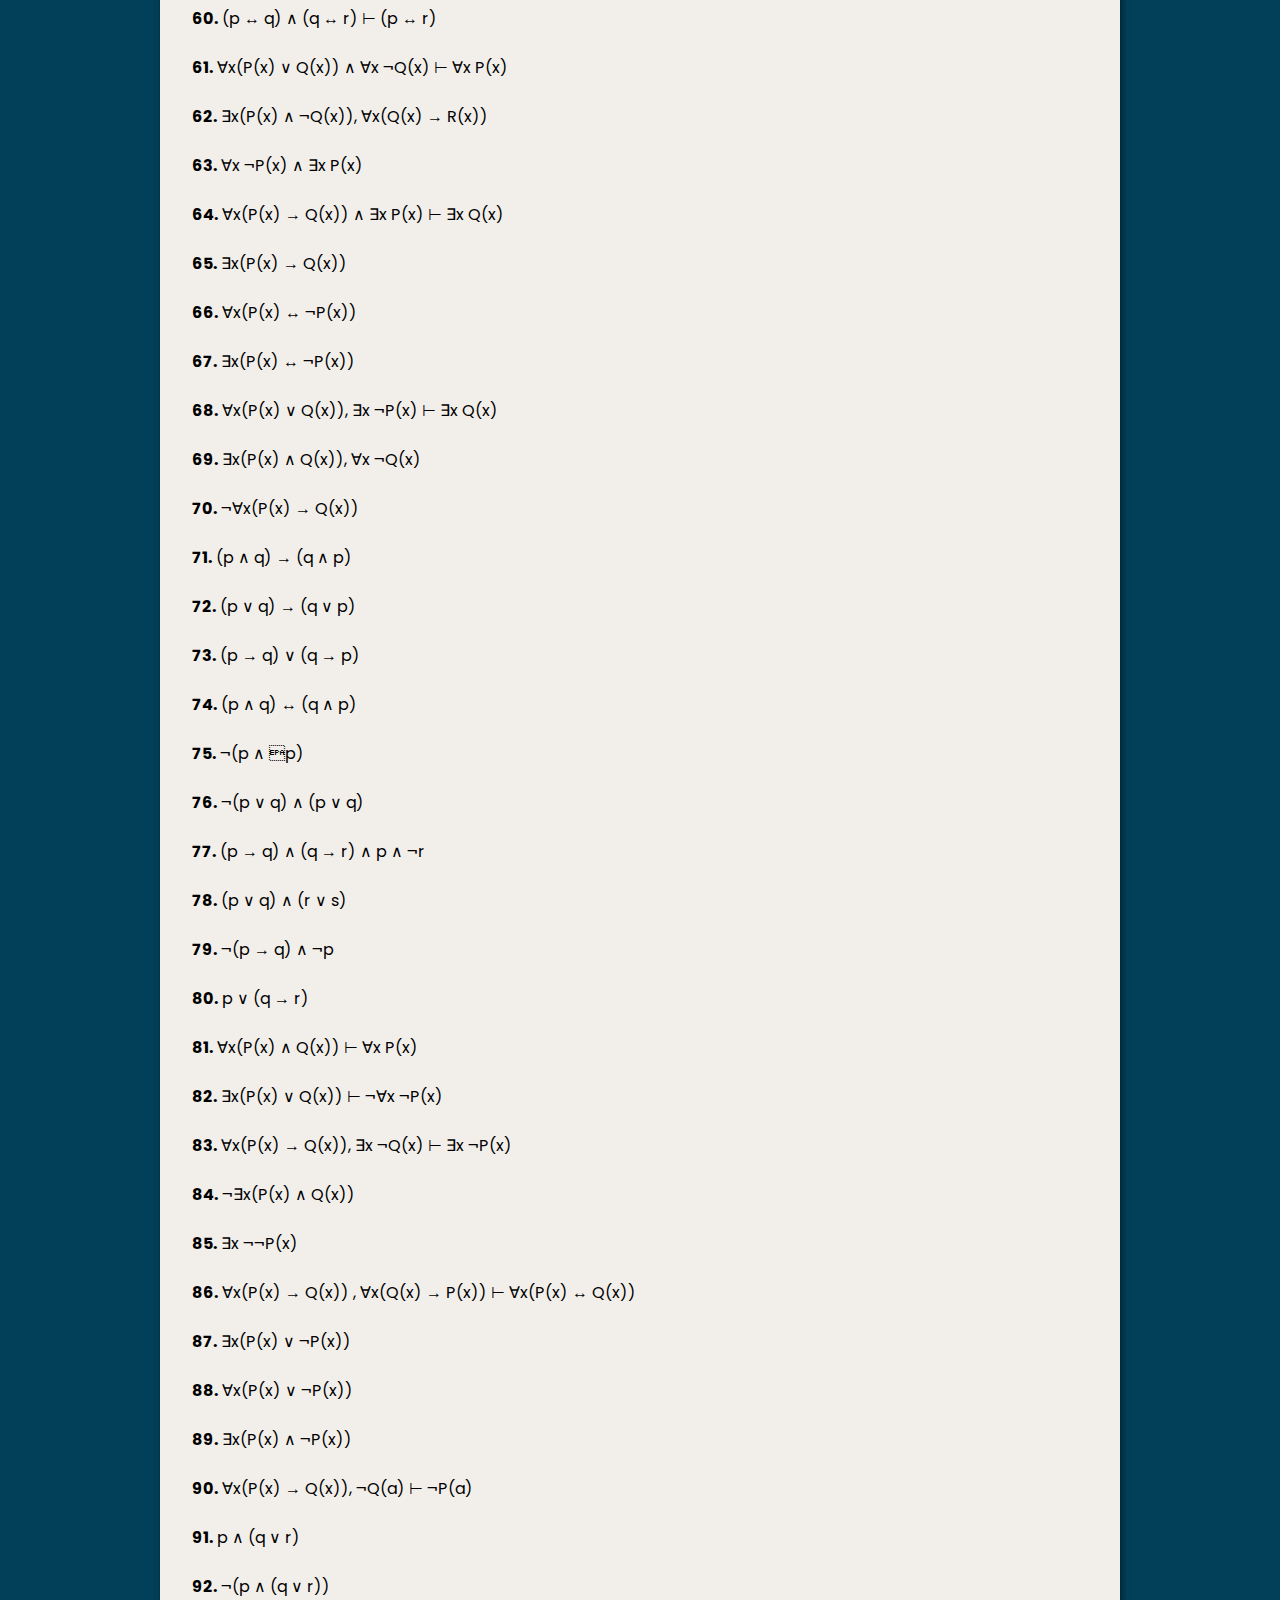
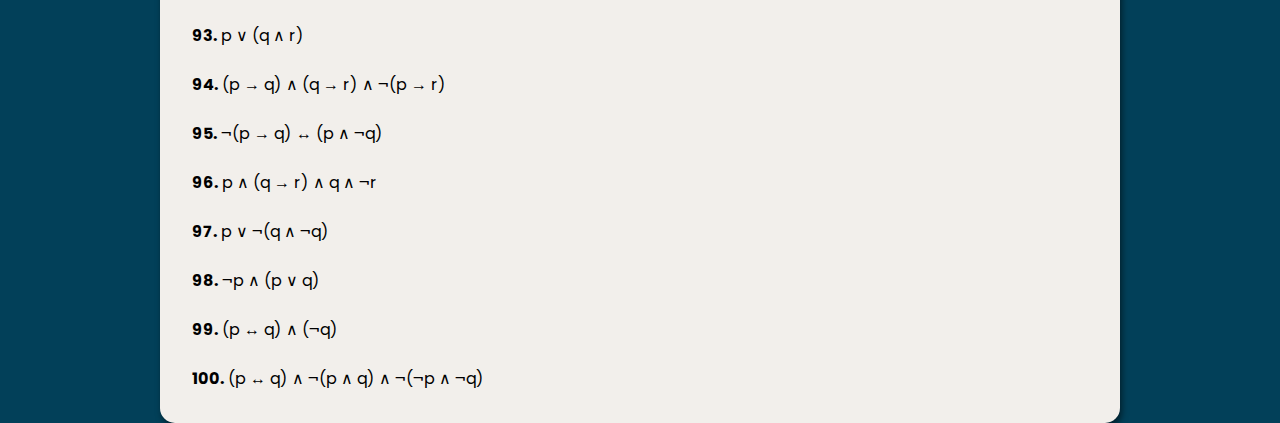
<file: assets/paginas/tablo.html>
<!DOCTYPE html>
<html lang="pt-br">
<head>
    <meta charset="UTF-8">
    <meta name="viewport" content="width=device-width, initial-scale=1.0">
    <link rel="stylesheet" href="../css/style.css">
    <link rel="stylesheet" href="../css/bancos.css">
    <link rel="shortcut icon" href="../imagens/logo.png" type="image/x-icon">
    <link rel="stylesheet" href="https://cdnjs.cloudflare.com/ajax/libs/font-awesome/6.7.2/css/all.min.css" integrity="sha512-Evv84Mr4kqVGRNSgIGL/F/aIDqQb7xQ2vcrdIwxfjThSH8CSR7PBEakCr51Ck+w+/U6swU2Im1vVX0SVk9ABhg==" crossorigin="anonymous" referrerpolicy="no-referrer" />
    <title>Exercícios sobre Tablô Semântico - Lógica</title>
</head>
<body>
    
    <main>
        <i class="fa-regular fa-circle-left" id="btn-voltar"></i>
        <header>
            <!-- <img src="../imagens/logo_sem_fundo.png" alt="logo"> -->
            <h1>Tablô Semântico - Exercícios</h1>
        </header>
        
        <article>

            <h2>Construa o Tablô Semântico completo dos argumentos à seguir:</h2>

            <p><strong>1.</strong> p ∨ q , ¬p ⊢ q</p>
            <p><strong>2.</strong> p ∧ ¬p</p>
            <p><strong>3.</strong> p → q , p ⊢ q</p>
            <p><strong>4.</strong> (p ∨ q) ∧ ¬q</p>
            <p><strong>5.</strong> p → (q ∨ r), ¬q, ¬r ⊢ ¬p</p>
            <p><strong>6.</strong> ¬(p ∧ q) ∧ p</p>
            <p><strong>7.</strong> p ↔ q ⊢ (p → q)</p>
            <p><strong>8.</strong> (p ∨ q) ∧ (¬p ∨ ¬q)</p>
            <p><strong>9.</strong> p ∨ q , ¬q ⊢ p</p>
            <p><strong>10.</strong> ¬(p → q) ∧ q</p>
            <p><strong>11.</strong> p → q , q → r , p ⊢ r</p>
            <p><strong>12.</strong> (p ∧ q) ∨ (¬p ∧ ¬q)</p>
            <p><strong>13.</strong> ¬(p ∨ q) ⊢ ¬p</p>
            <p><strong>14.</strong> p ∨ (q ∧ ¬q)</p>
            <p><strong>15.</strong> p ∧ (q ∨ r) ⊢ p</p>
            <p><strong>16.</strong> (p → q) ∧ p ∧ ¬q</p>
            <p><strong>17.</strong> ¬¬p ⊢ p</p>
            <p><strong>18.</strong> (p ∧ q) → r , p , q ⊢ r</p>
            <p><strong>19.</strong> ¬(p ∨ q) ∧ p</p>
            <p><strong>20.</strong> p ∨ q , p → r , q → r ⊢ r</p>
            <p><strong>21.</strong> ∀x P(x) ⊢ P(a)</p>
            <p><strong>22.</strong> ∃x P(x) → Q , ¬Q ⊢ ¬∃x P(x)</p>
            <p><strong>23.</strong> ¬∀x P(x)</p>
            <p><strong>24.</strong> ∃x (P(x) ∧ Q(x))</p>
            <p><strong>25.</strong> ∀x(P(x) → Q(x)), P(a) ⊢ Q(a)</p>
            <p><strong>26.</strong> ∃x P(x) , ∀x(P(x) → Q(x)) ⊢ ∃x Q(x)</p>
            <p><strong>27.</strong> ∀x P(x) ∧ ∃x ¬P(x)</p>
            <p><strong>28.</strong> ¬∃x P(x) ⊢ ∀x ¬P(x)</p>
            <p><strong>29.</strong> ∀x(P(x) ∨ Q(x)), ¬P(a) ⊢ Q(a)</p>
            <p><strong>30.</strong> ∃x ¬P(x) ∧ ∀y P(y)</p>
            <p><strong>31.</strong> p → (q → p)</p>
            <p><strong>32.</strong> (p ∧ q) → (p ∨ r)</p>
            <p><strong>33.</strong> ¬p → (p → q)</p>
            <p><strong>34.</strong> (p → q) ∧ (q → p)</p>
            <p><strong>35.</strong> (p ∧ ¬q) ∨ (q ∧ ¬p)</p>
            <p><strong>36.</strong> (p → q) ∧ (p → ¬q) ∧ p</p>
            <p><strong>37.</strong> (p → q) ∧ ¬q ⊢ ¬p</p>
            <p><strong>38.</strong> p ↔ ¬p</p>
            <p><strong>39.</strong> ¬(p ↔ q)</p>
            <p><strong>40.</strong> ¬(p ∨ q) ↔ (¬p ∧ ¬q)</p>
            <p><strong>41.</strong> ∀x(P(x) → P(x))</p>
            <p><strong>42.</strong> ∃x(P(x) ∨ Q(x))</p>
            <p><strong>43.</strong> ∀x P(x) → ∃x P(x)</p>
            <p><strong>44.</strong> ∃x P(x) → ∀x P(x)</p>
            <p><strong>45.</strong> ∀x(P(x) → Q(x)), ¬Q(a) ⊢ ¬P(a)</p>
            <p><strong>46.</strong> ∀x(P(x) ∧ Q(x)) ⊢ P(a)</p>
            <p><strong>47.</strong> ∃x(P(x) ∧ Q(x)) ⊢ ∃x P(x)</p>
            <p><strong>48.</strong> ¬∀x(P(x) ∨ Q(x))</p>
            <p><strong>49.</strong> ¬∃x(P(x) ∧ ¬P(x))</p>
            <p><strong>50.</strong> ∀x(P(x) → Q(x)) ∧ ∀x(Q(x) → R(x)) ⊢ ∀x(P(x) → R(x))</p>
            <p><strong>51.</strong> (p ∧ q) ∧ (¬p ∨ r)</p>
            <p><strong>52.</strong> (p ∨ q) ∧ (r ∨ ¬q)</p>
            <p><strong>53.</strong> ¬(p ∧ (q ∨ r))</p>
            <p><strong>54.</strong> (p → q) ∧ ¬(q ∨ r)</p>
            <p><strong>55.</strong> (p ∧ ¬q) → r</p>
            <p><strong>56.</strong> (p ∨ q) ∧ (¬q ∨ r) ∧ ¬p</p>
            <p><strong>57.</strong> (p ∨ q) ∧ ¬(p ∨ q)</p>
            <p><strong>58.</strong> ¬(p → (q → r))</p>
            <p><strong>59.</strong> p → (q ∧ r) , ¬r ⊢ ¬p</p>
            <p><strong>60.</strong> (p ↔ q) ∧ (q ↔ r) ⊢ (p ↔ r)</p>
            <p><strong>61.</strong> ∀x(P(x) ∨ Q(x)) ∧ ∀x ¬Q(x) ⊢ ∀x P(x)</p>
            <p><strong>62.</strong> ∃x(P(x) ∧ ¬Q(x)), ∀x(Q(x) → R(x))</p>
            <p><strong>63.</strong> ∀x ¬P(x) ∧ ∃x P(x)</p>
            <p><strong>64.</strong> ∀x(P(x) → Q(x)) ∧ ∃x P(x) ⊢ ∃x Q(x)</p>
            <p><strong>65.</strong> ∃x(P(x) → Q(x))</p>
            <p><strong>66.</strong> ∀x(P(x) ↔ ¬P(x))</p>
            <p><strong>67.</strong> ∃x(P(x) ↔ ¬P(x))</p>
            <p><strong>68.</strong> ∀x(P(x) ∨ Q(x)), ∃x ¬P(x) ⊢ ∃x Q(x)</p>
            <p><strong>69.</strong> ∃x(P(x) ∧ Q(x)), ∀x ¬Q(x)</p>
            <p><strong>70.</strong> ¬∀x(P(x) → Q(x))</p>
            <p><strong>71.</strong> (p ∧ q) → (q ∧ p)</p>
            <p><strong>72.</strong> (p ∨ q) → (q ∨ p)</p>
            <p><strong>73.</strong> (p → q) ∨ (q → p)</p>
            <p><strong>74.</strong> (p ∧ q) ↔ (q ∧ p)</p>
            <p><strong>75.</strong> ¬(p ∧ p)</p>
            <p><strong>76.</strong> ¬(p ∨ q) ∧ (p ∨ q)</p>
            <p><strong>77.</strong> (p → q) ∧ (q → r) ∧ p ∧ ¬r</p>
            <p><strong>78.</strong> (p ∨ q) ∧ (r ∨ s)</p>
            <p><strong>79.</strong> ¬(p → q) ∧ ¬p</p>
            <p><strong>80.</strong> p ∨ (q → r)</p>
            <p><strong>81.</strong> ∀x(P(x) ∧ Q(x)) ⊢ ∀x P(x)</p>
            <p><strong>82.</strong> ∃x(P(x) ∨ Q(x)) ⊢ ¬∀x ¬P(x)</p>
            <p><strong>83.</strong> ∀x(P(x) → Q(x)), ∃x ¬Q(x) ⊢ ∃x ¬P(x)</p>
            <p><strong>84.</strong> ¬∃x(P(x) ∧ Q(x))</p>
            <p><strong>85.</strong> ∃x ¬¬P(x)</p>
            <p><strong>86.</strong> ∀x(P(x) → Q(x)) , ∀x(Q(x) → P(x)) ⊢ ∀x(P(x) ↔ Q(x))</p>
            <p><strong>87.</strong> ∃x(P(x) ∨ ¬P(x))</p>
            <p><strong>88.</strong> ∀x(P(x) ∨ ¬P(x))</p>
            <p><strong>89.</strong> ∃x(P(x) ∧ ¬P(x))</p>
            <p><strong>90.</strong> ∀x(P(x) → Q(x)), ¬Q(a) ⊢ ¬P(a)</p>
            <p><strong>91.</strong> p ∧ (q ∨ r)</p>
            <p><strong>92.</strong> ¬(p ∧ (q ∨ r))</p>
            <p><strong>93.</strong> p ∨ (q ∧ r)</p>
            <p><strong>94.</strong> (p → q) ∧ (q → r) ∧ ¬(p → r)</p>
            <p><strong>95.</strong> ¬(p → q) ↔ (p ∧ ¬q)</p>
            <p><strong>96.</strong> p ∧ (q → r) ∧ q ∧ ¬r</p>
            <p><strong>97.</strong> p ∨ ¬(q ∧ ¬q)</p>
            <p><strong>98.</strong> ¬p ∧ (p ∨ q)</p>
            <p><strong>99.</strong> (p ↔ q) ∧ (¬q)</p>
            <p><strong>100.</strong> (p ↔ q) ∧ ¬(p ∧ q) ∧ ¬(¬p ∧ ¬q)</p>
            
        </article>

    </main>

    <script src="../js/bancos.js"></script>

</body>
</html>
</file>
<file: assets/css/style.css>
@import url('https://fonts.googleapis.com/css2?family=Poppins:ital,wght@0,100;0,200;0,300;0,400;0,500;0,600;0,700;1,100;1,200;1,300;1,400;1,500;1,600&display=swap');

:root {
    --cor-principal: #013440;
    --cor-secundaria: #014040;

    --cor-fundo: #024059;

    --cor-branca: #F2EFEB;
}

* {
    margin: 0;
    padding: 0;
    border: none;
    outline: none;
    box-sizing: border-box;
}

@keyframes aparecer {
    from {
        opacity: 0;
    }
    to {
        opacity: 1;
    }
}

body {
    display: flex;
    justify-content: center;
    background-color: var(--cor-fundo);
    font-family: 'Poppins', sans-serif;
    animation: aparecer 1s forwards;
}

main {
    background-color: var(--cor-branca);
    width: 75vw;
    margin-top: 5vh;
    padding: 2rem;
    border-radius: 15px;
    box-shadow: 2px 4px 6px rgba(0, 0, 0, .5);
}

header {
    display: flex;
    align-items: center;
    justify-content: center;
    flex-direction: column;
    padding-bottom: 1rem;
    border-radius: 5px;
    border-bottom: 1px var(--cor-secundaria) solid;
}

img {
    height: 100px;
}

h1 {
    text-align: center;
    color: var(--cor-principal);
}

h2 {
    color: var(--cor-secundaria);
    font-size: 1.2rem;
}

article {
    display: flex;
    flex-direction: column;
    margin-top: 8vh;
    width: 100%;
}

button {
    background-color: var(--cor-principal);
    color: var(--cor-branca);
    border-radius: 15px;
    padding-block: 1.5rem;
    width: 30vw;
    font-size: 1rem;
    font-weight: bold;
    transition: all .3s ease;
    cursor: pointer;
}

button:hover {
    transform: scale(1.1);
}

button:active {
    transform: scale(1);
}

a {
    color: var(--cor-principal);
    text-decoration: none;
    font-size: 1.15rem;
}

a:hover {
    color: var(--cor-secundaria);
    text-decoration: underline;
}

/* outras páginas */

i {
    font-size: 2rem;
    color: var(--cor-fundo);
    margin-bottom: 1rem;
    transition: all .3s ease;
    cursor: pointer;
}

i:hover {
    transform: scale(1.1);
}

i:active {
    transform: scale(1);
}

.destaque {
    text-align: center;
}

/* scroll */
body::-webkit-scrollbar,
.modal-info::-webkit-scrollbar {
    width: 10px;
}

body::-webkit-scrollbar-track,
.modal-info::-webkit-scrollbar-track {
    background-color: var(--cor-branca);
}

body::-webkit-scrollbar-thumb,
.modal-info::-webkit-scrollbar-thumb {
    background: var(--cor-principal);
    border-radius: 5px;
}
</file>
<file: assets/css/contribuidores.css>
article {
    display: grid;
    grid-template-columns: repeat(3, 1fr);
    gap: 1.5rem;
}

.contribuidor {
    display: flex;
    justify-content: space-around;
    flex-direction: column;
    height: 10rem;
    background-color: #ddd;
    text-align: center;
    border-radius: 15px;
    padding: 1rem;
}

h2 {
    text-align: center;
}
</file>
<file: assets/css/bancos.css>
article {
    gap: 1.5rem;
}
</file>
<file: assets/css/questao.css>
p {
    margin-top: 2rem;
    text-align: justify;
}
</file>
